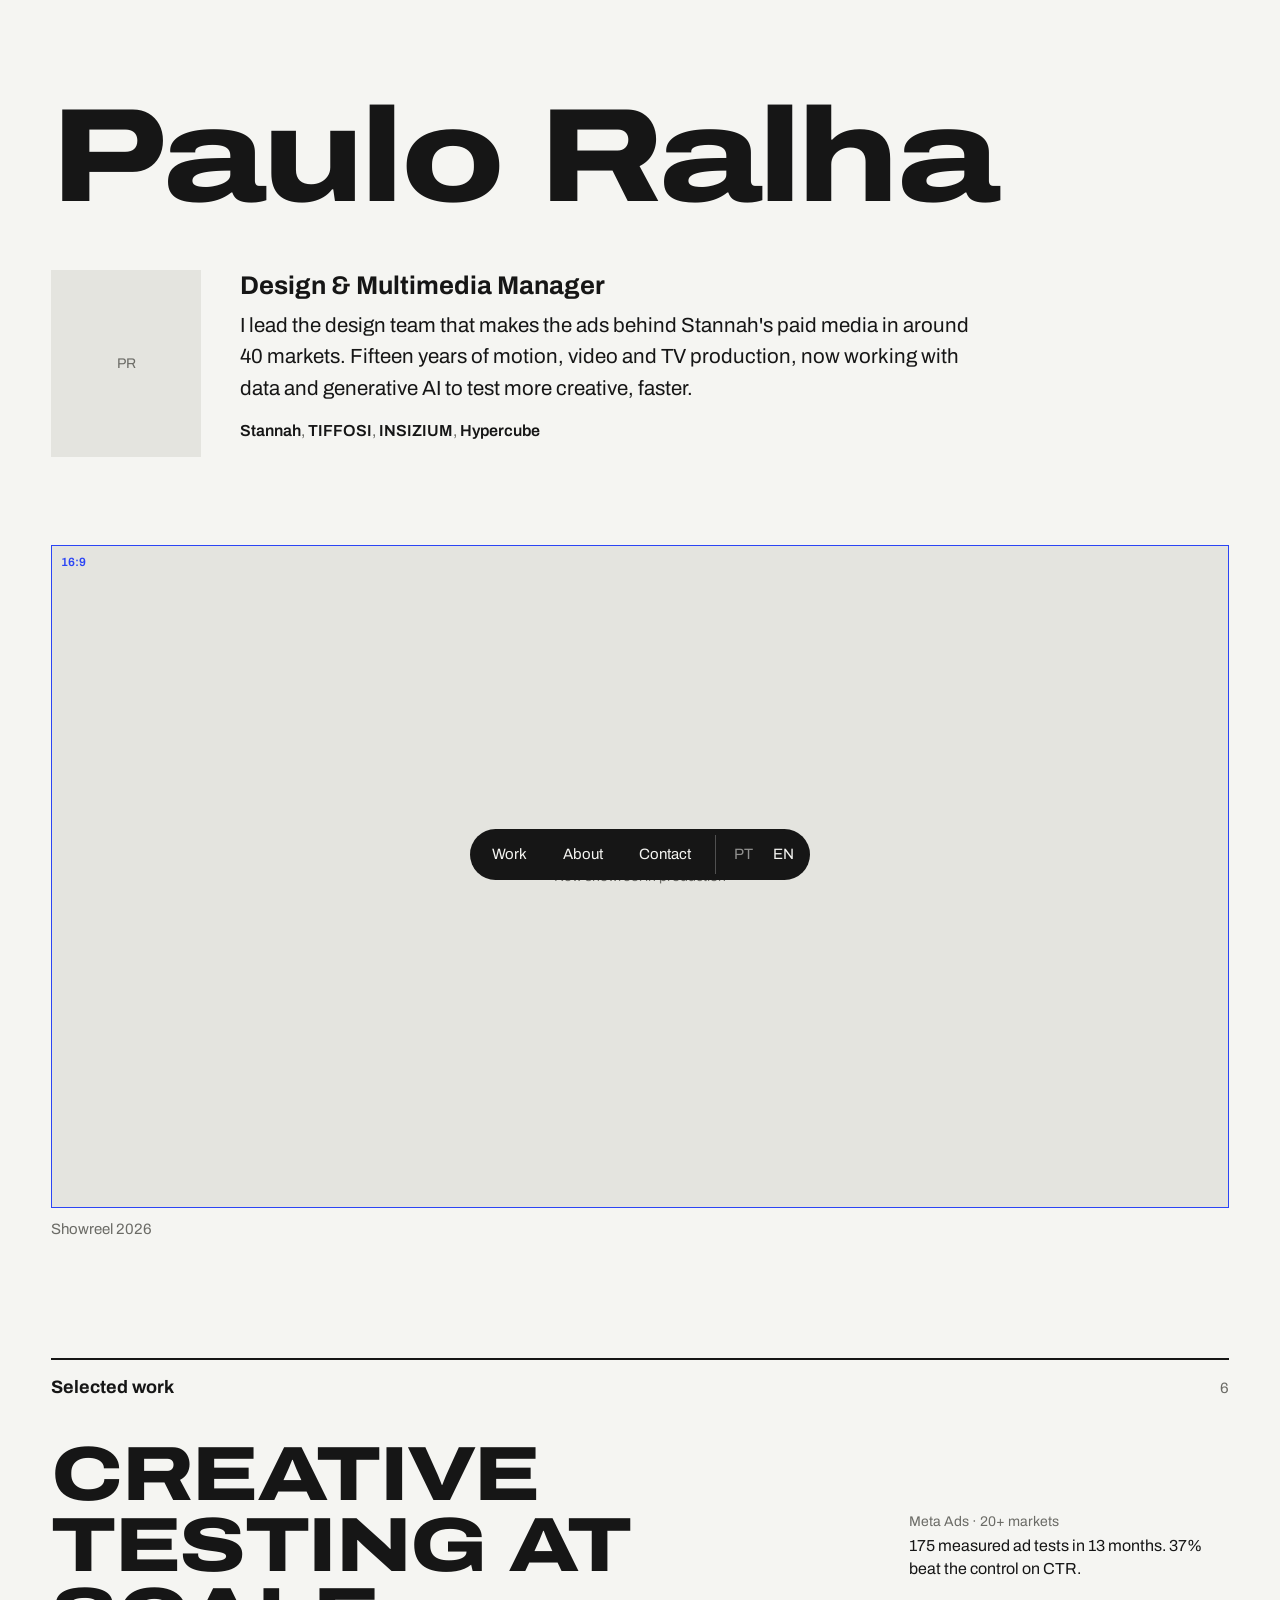
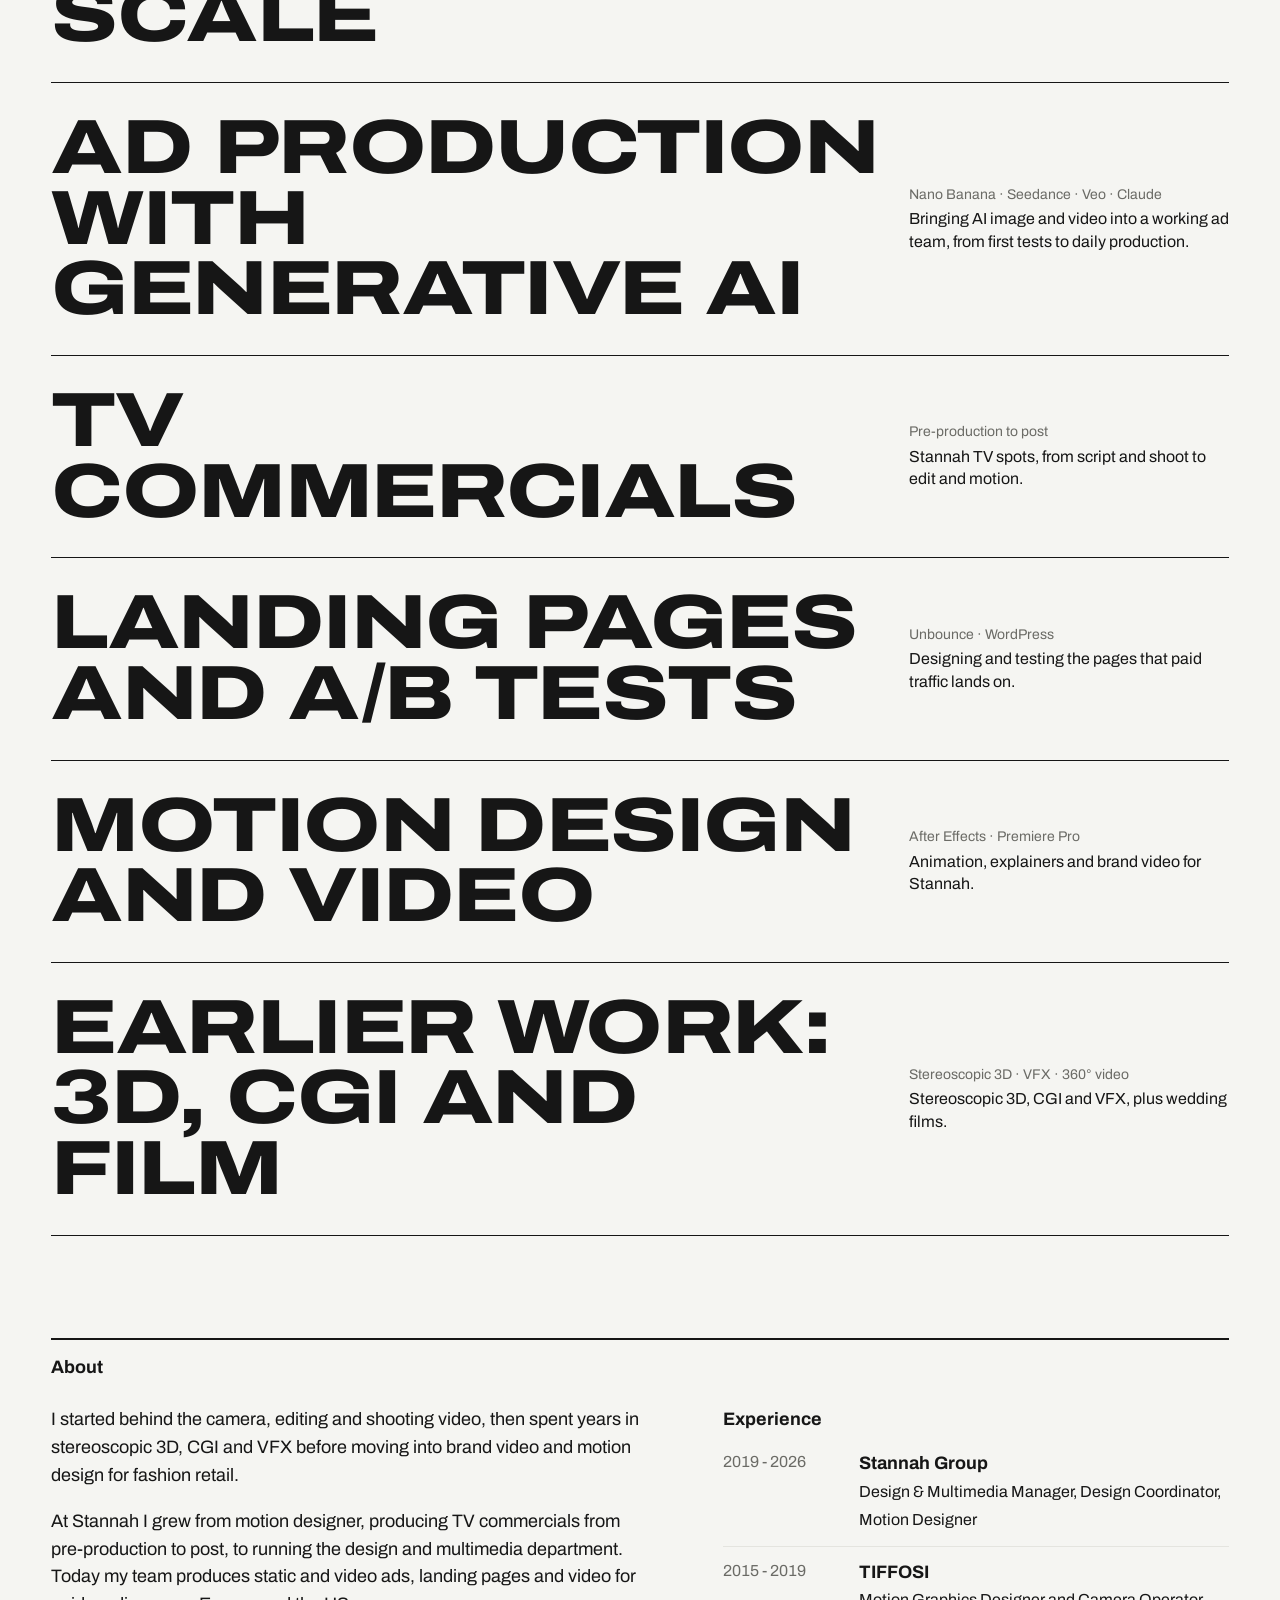
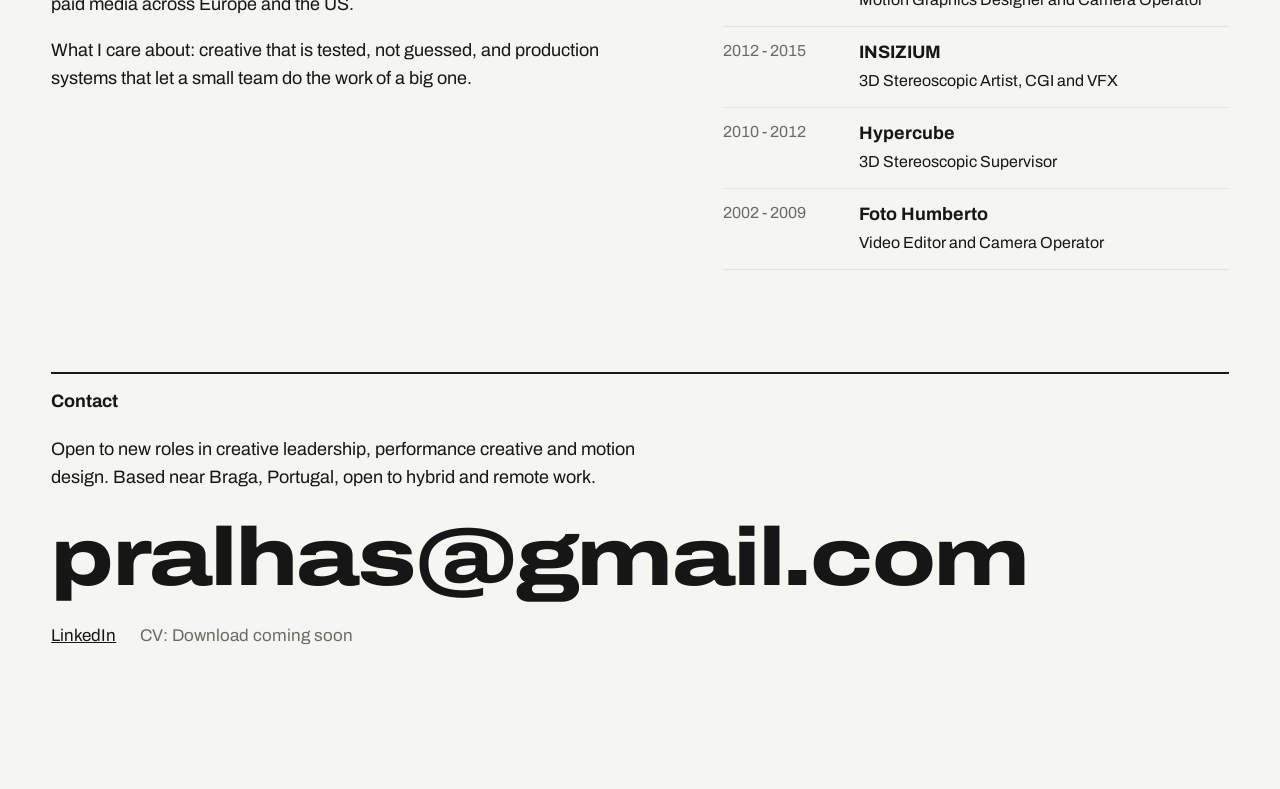
<file: index.html>
<!doctype html>
<html lang="en">
<head>
<meta charset="utf-8">
<meta name="viewport" content="width=device-width, initial-scale=1">
<title>Paulo Ralha | Design & Multimedia Manager</title>
<meta name="description" content="Paulo Ralha: design lead for performance ads, motion design, video and generative AI.">
<link rel="stylesheet" href="assets/style.css">
</head>
<body data-page="home">
<div id="app"></div>
<script src="assets/content.js"></script>
<script src="assets/app.js"></script>
</body>
</html>
</file>
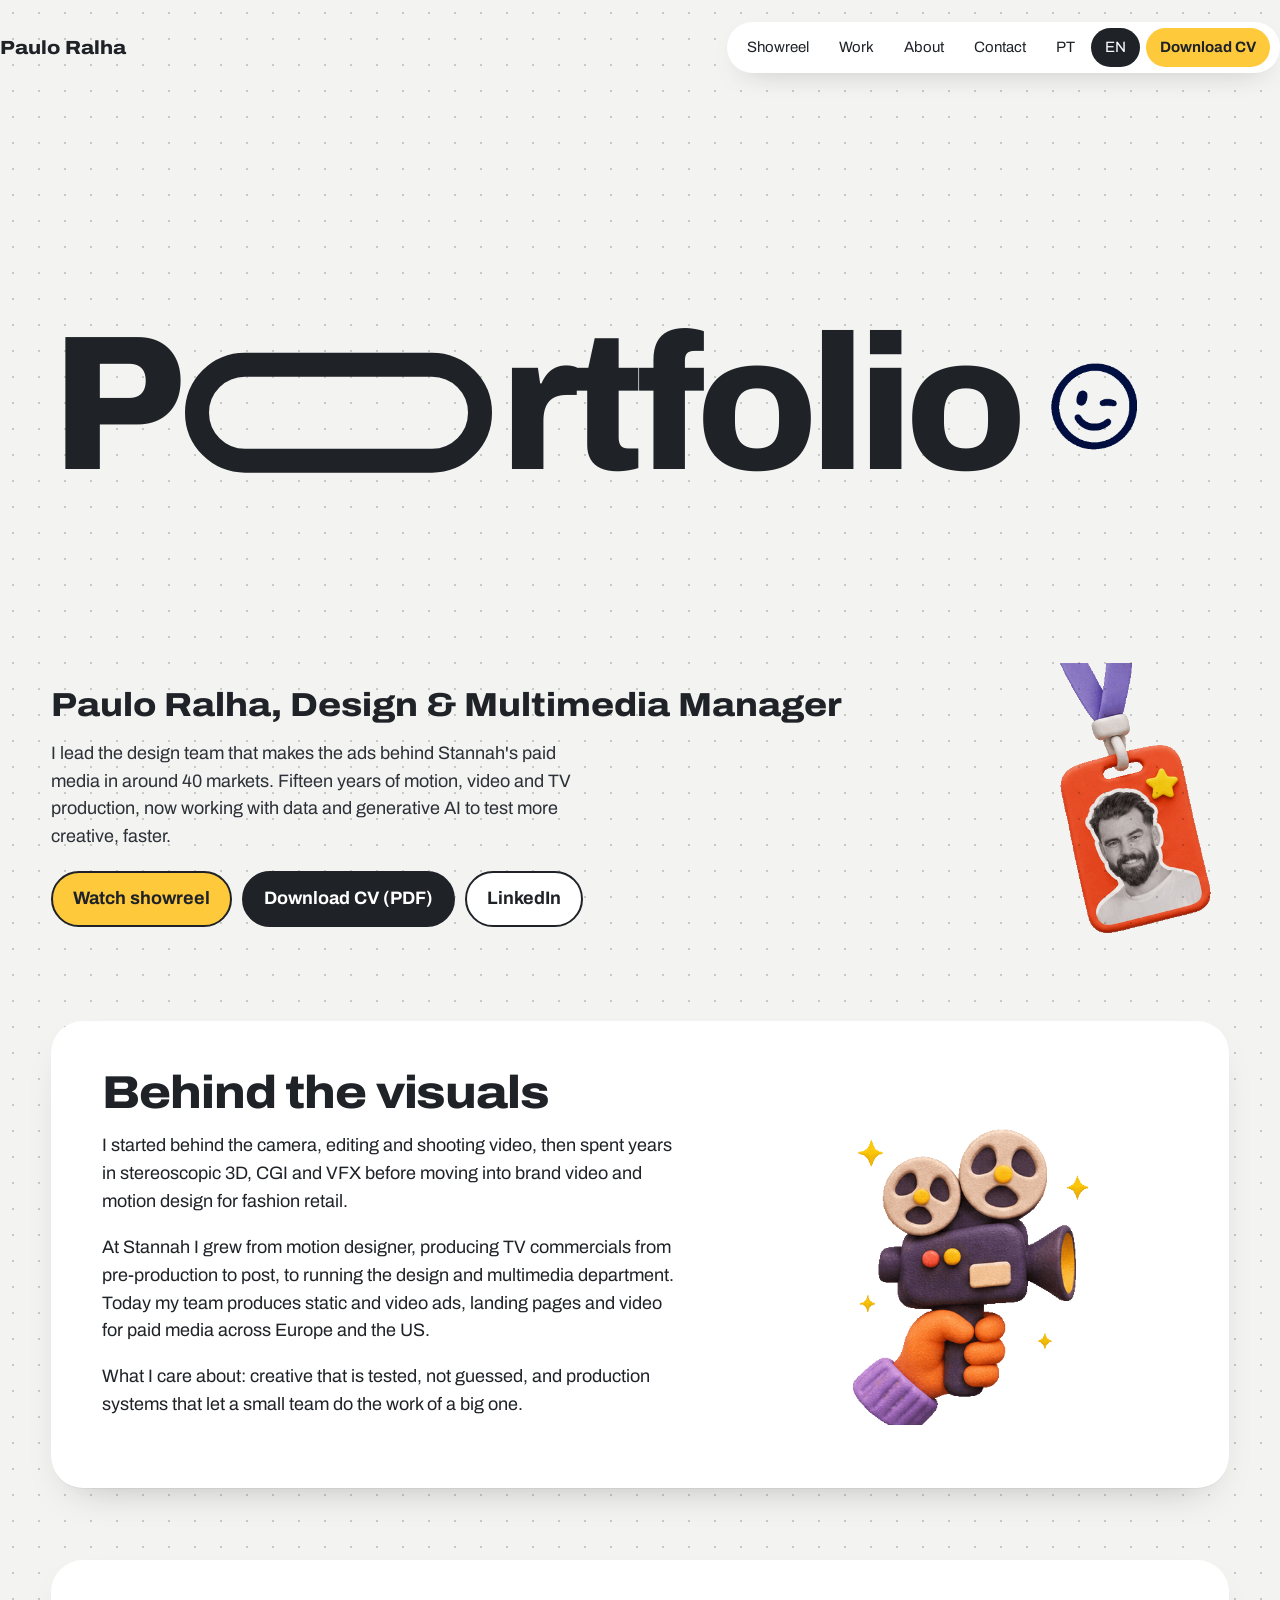
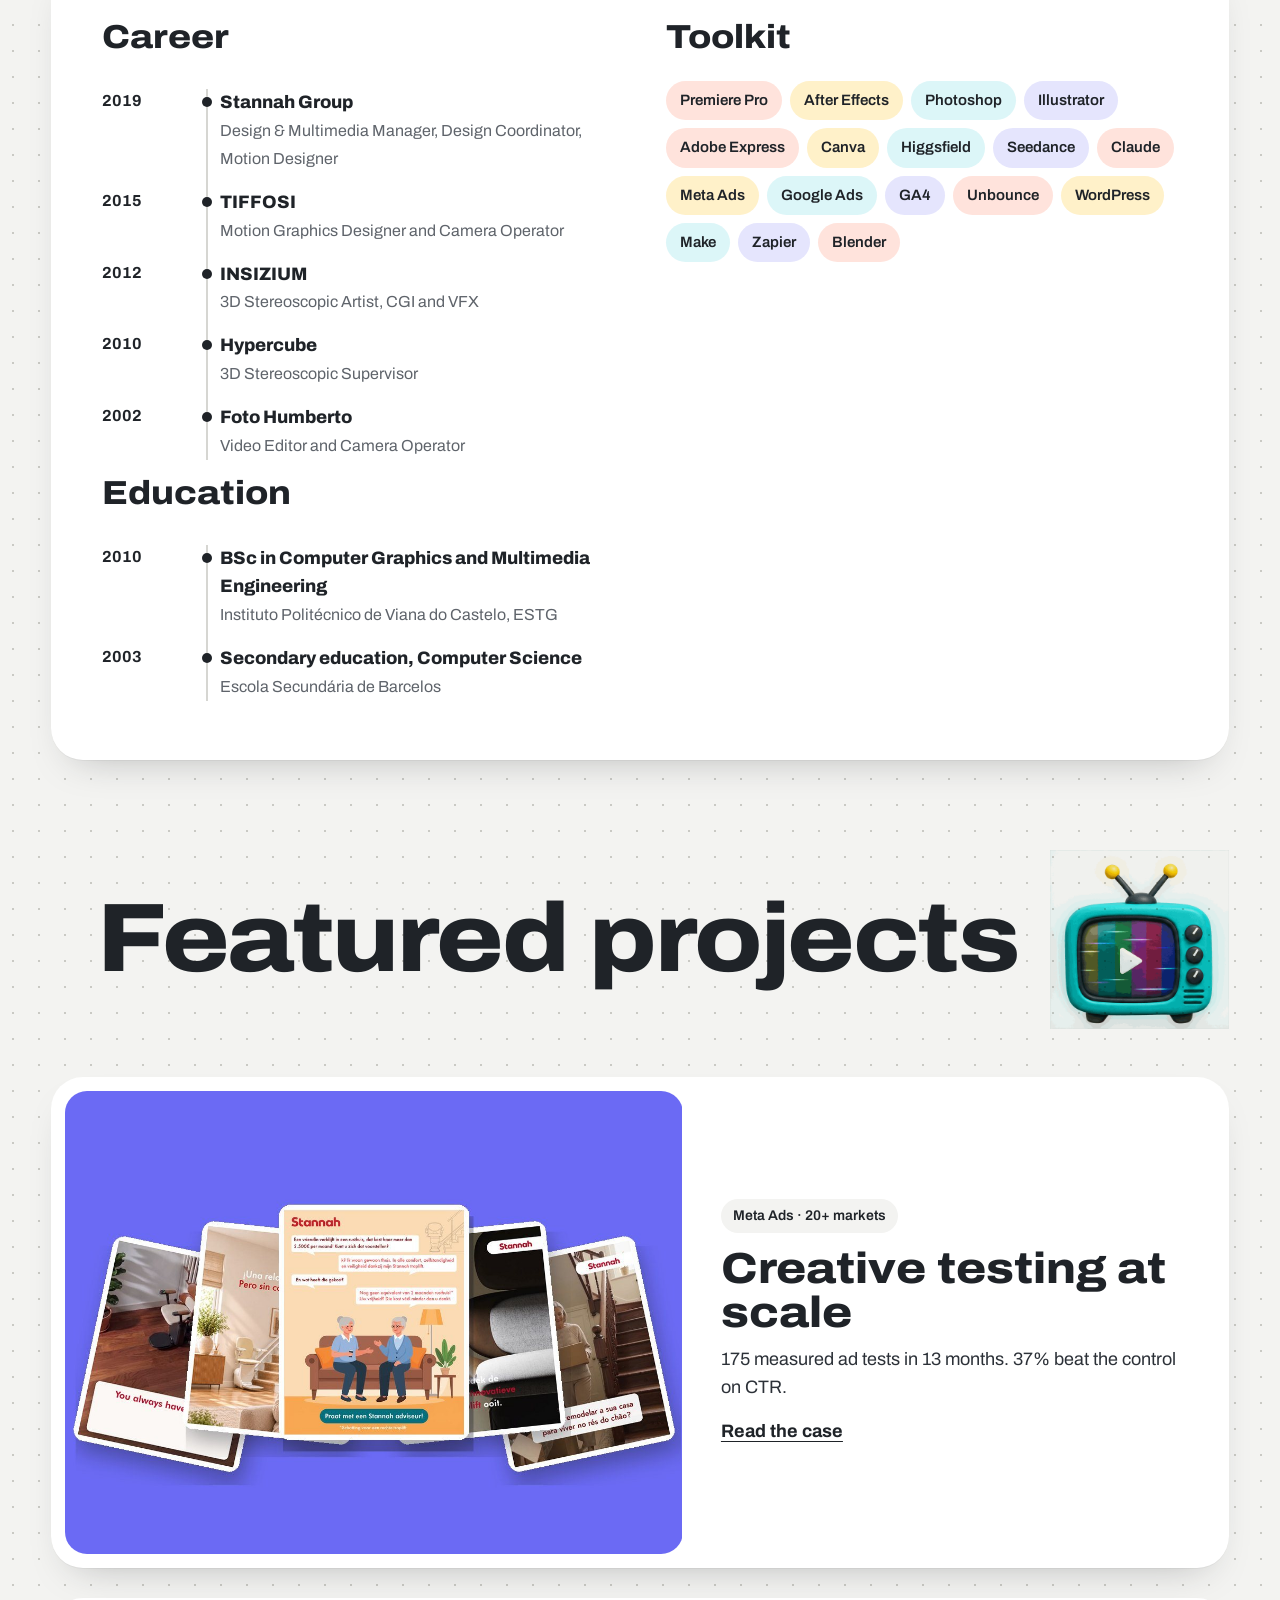
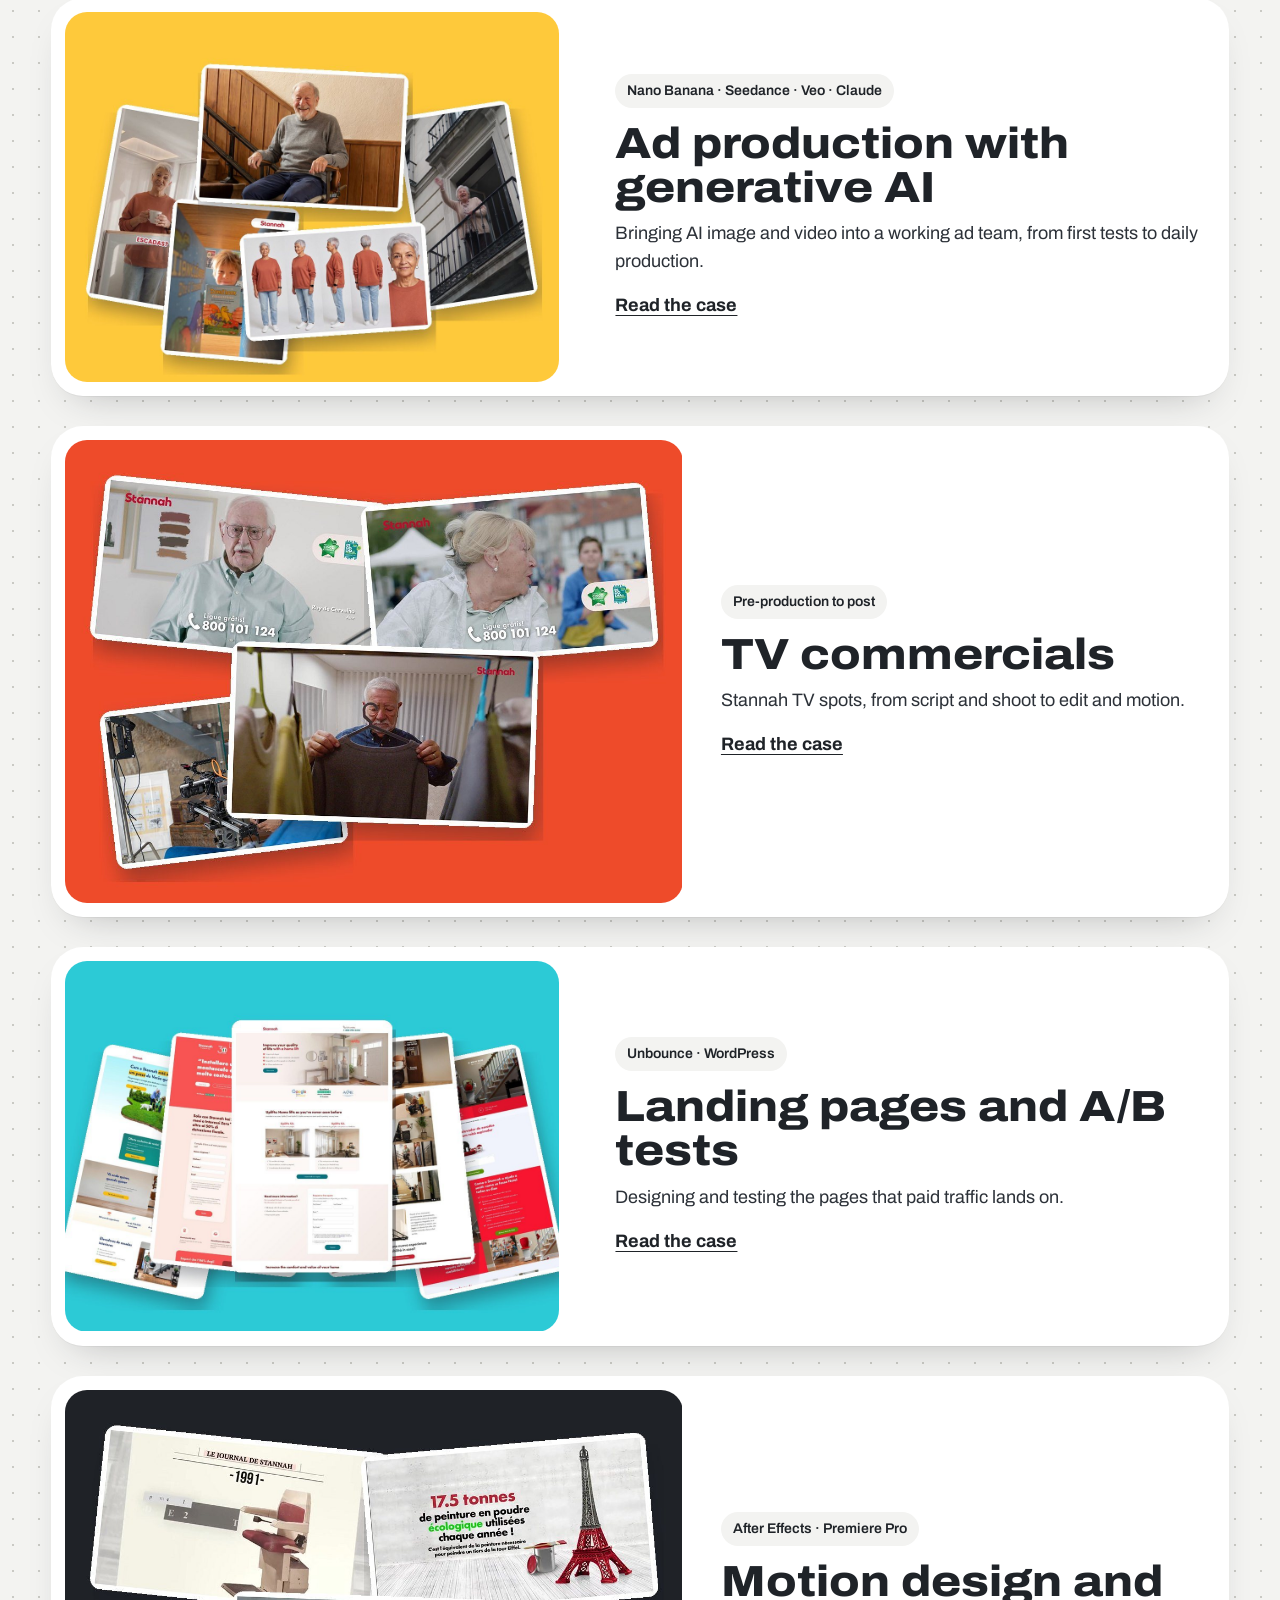
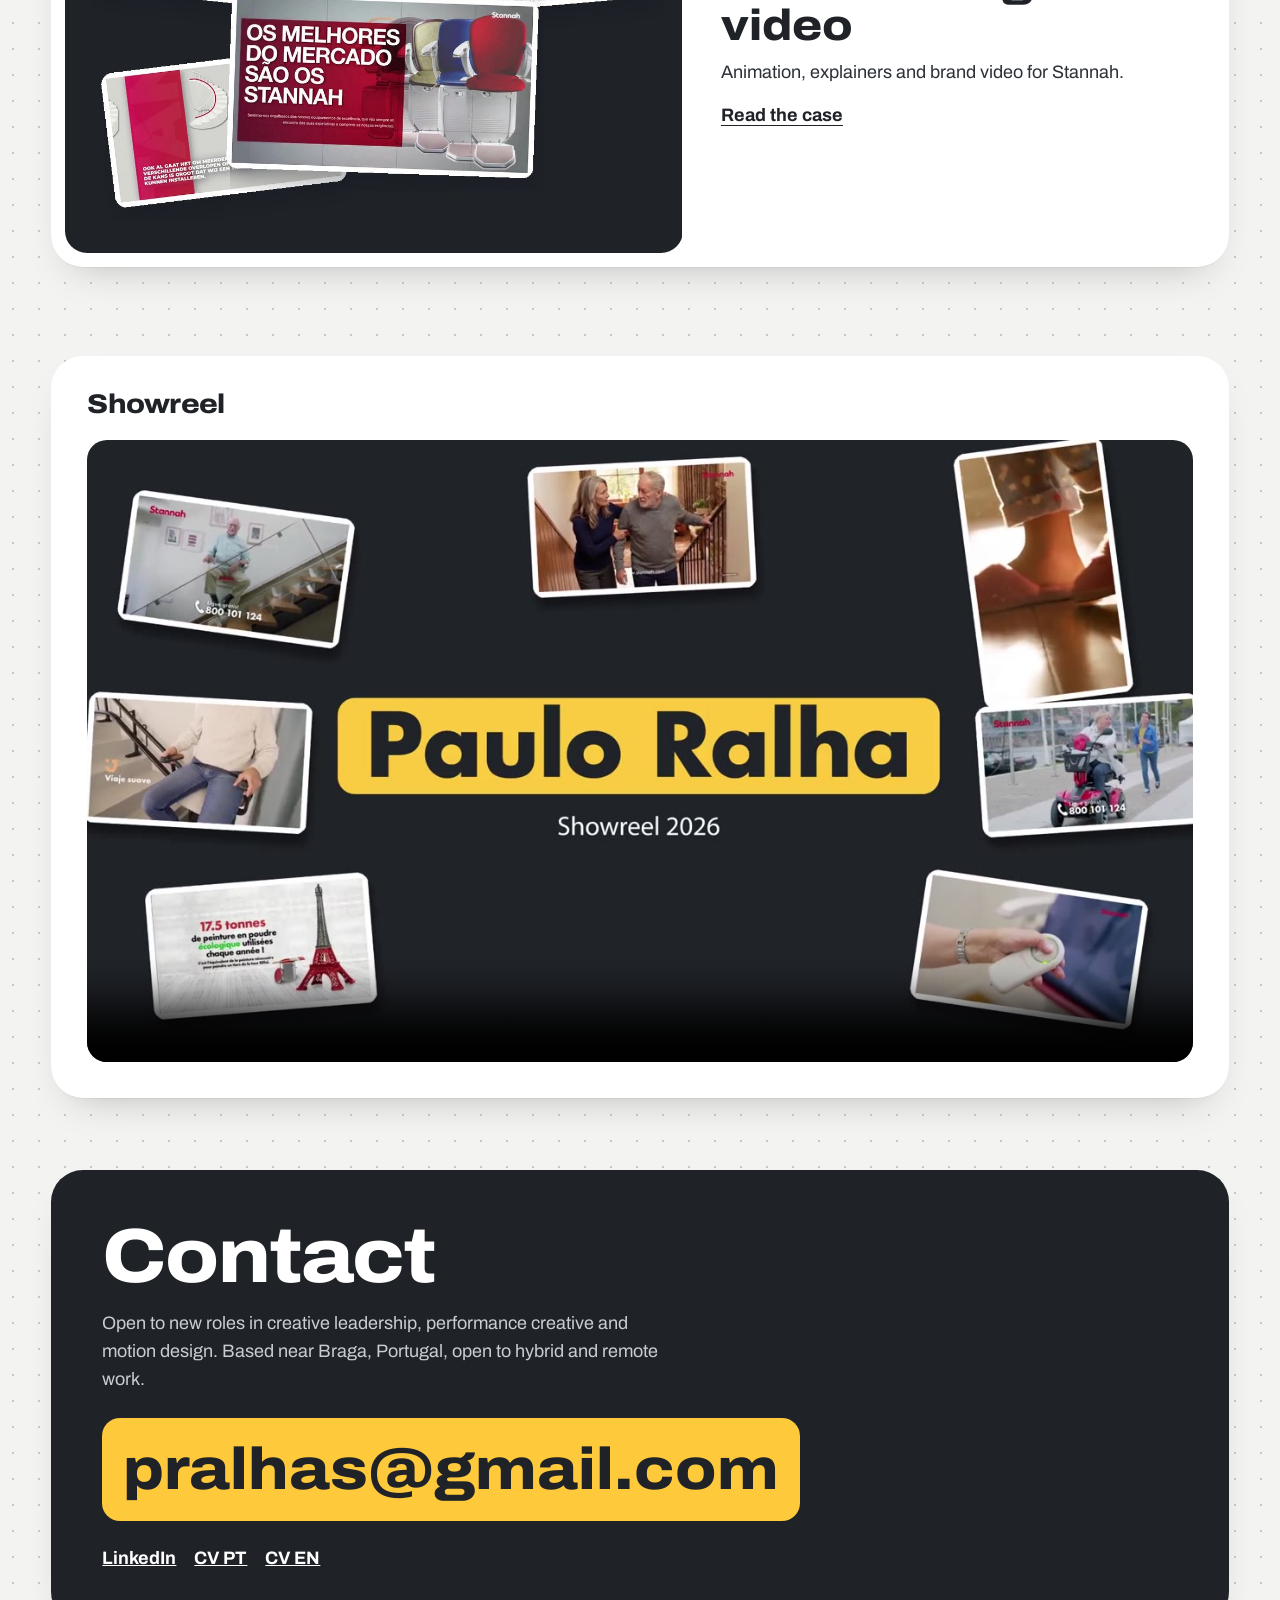
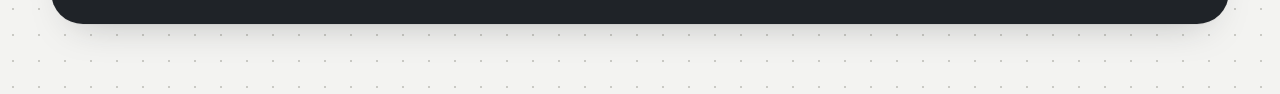
<file: v3/index.html>
<!doctype html>
<html lang="en">
<head>
<meta charset="utf-8">
<meta name="viewport" content="width=device-width, initial-scale=1">
<title>Paulo Ralha | Design & Multimedia Manager</title>
<meta name="description" content="Paulo Ralha: design lead for performance ads, motion design, video and generative AI.">
<link rel="icon" href="icons/favicon.ico" sizes="any">
<link rel="icon" type="image/png" sizes="32x32" href="icons/favicon-32.png">
<link rel="icon" type="image/png" sizes="192x192" href="icons/icon-192.png">
<link rel="apple-touch-icon" href="icons/apple-touch-icon.png">
<link rel="stylesheet" href="v3.css?v=33">
</head>
<body data-page="home">
<div id="app"></div>
<script src="../assets/content.js?v=28"></script>
<script src="ads.js?v=28"></script><script src="ai.js?v=28"></script><script src="tv.js?v=28"></script><script src="lp.js?v=28"></script>
<script src="v3.js?v=35"></script>
</body>
</html>
</file>
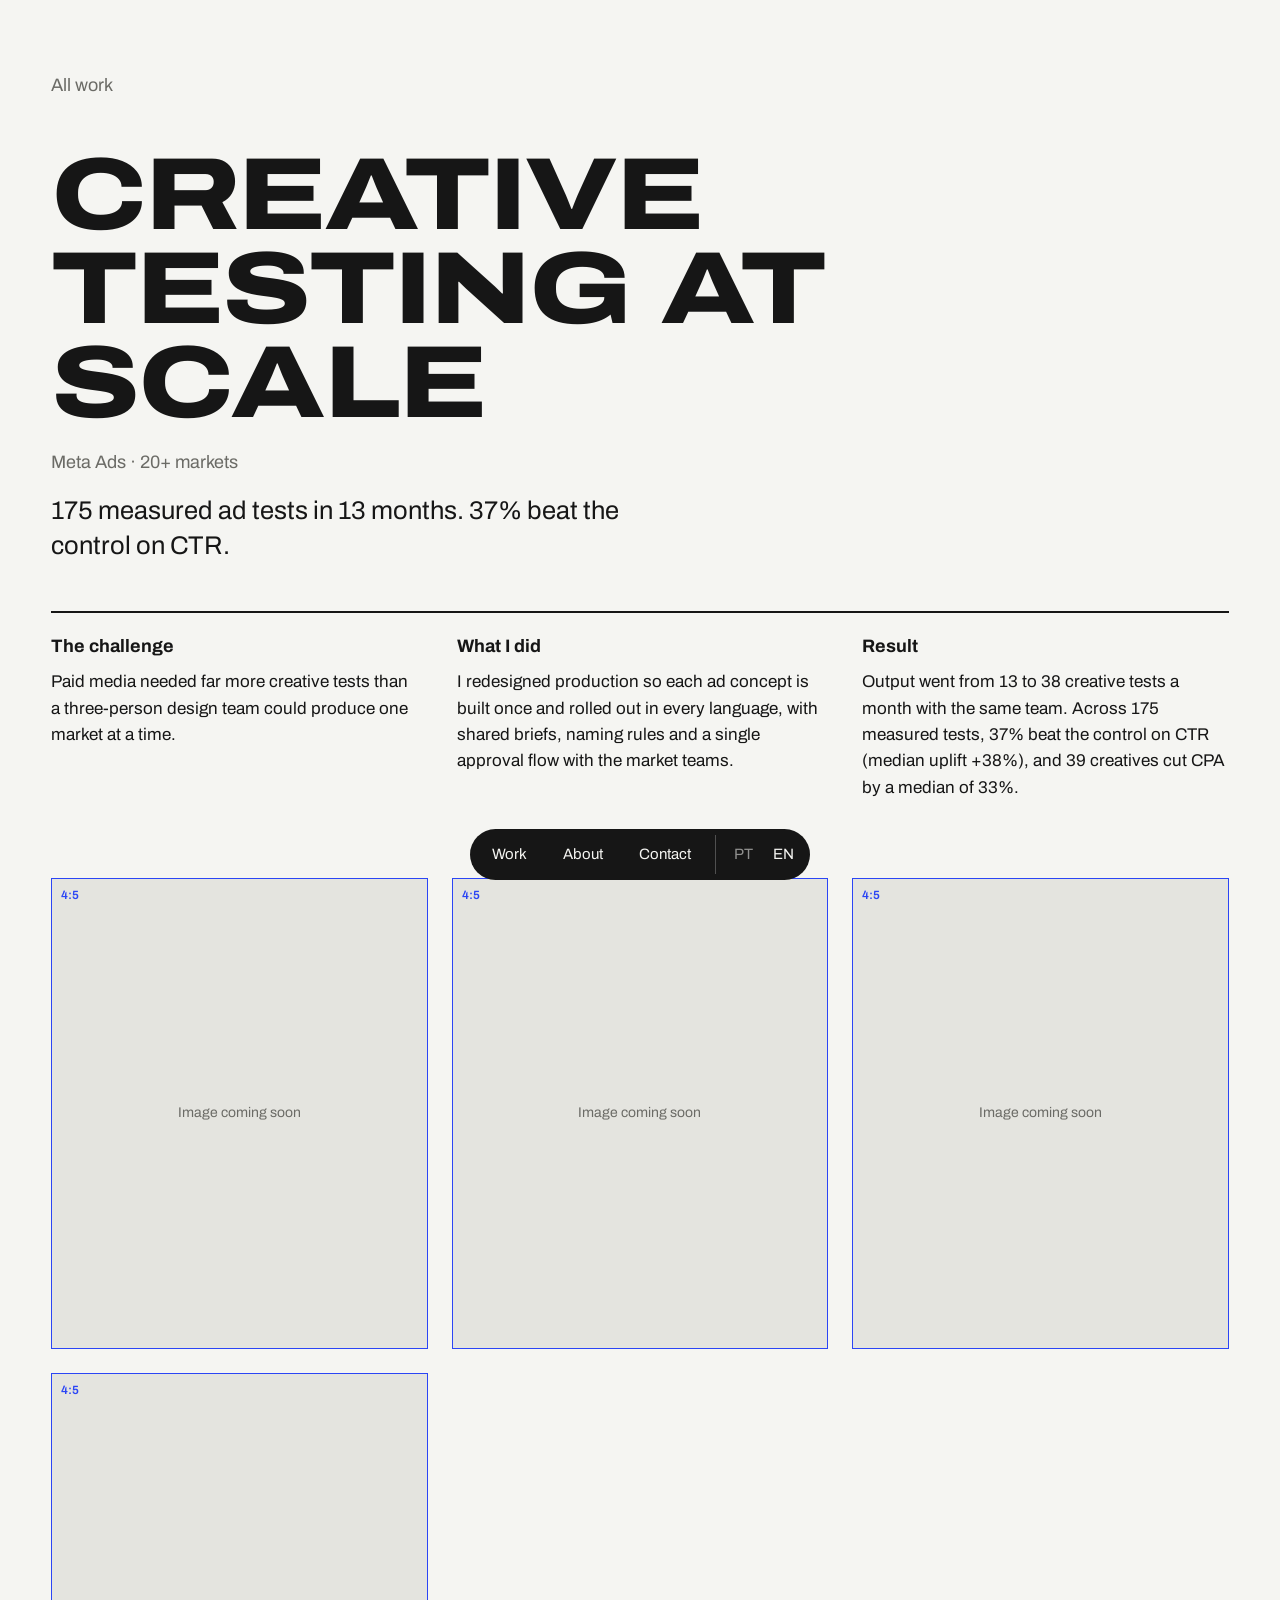
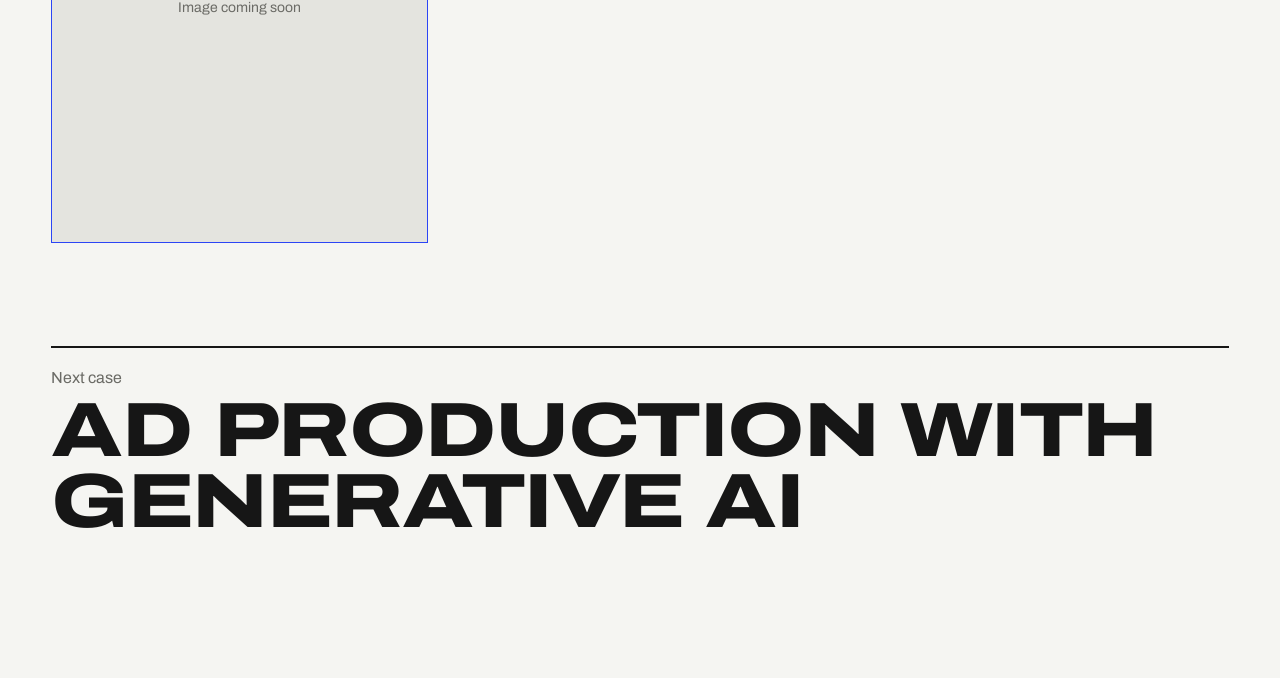
<file: case.html>
<!doctype html>
<html lang="en">
<head>
<meta charset="utf-8">
<meta name="viewport" content="width=device-width, initial-scale=1">
<title>Paulo Ralha | Design & Multimedia Manager</title>
<meta name="description" content="Paulo Ralha: design lead for performance ads, motion design, video and generative AI.">
<link rel="stylesheet" href="assets/style.css">
</head>
<body data-page="case">
<div id="app"></div>
<script src="assets/content.js"></script>
<script src="assets/app.js"></script>
</body>
</html>
</file>
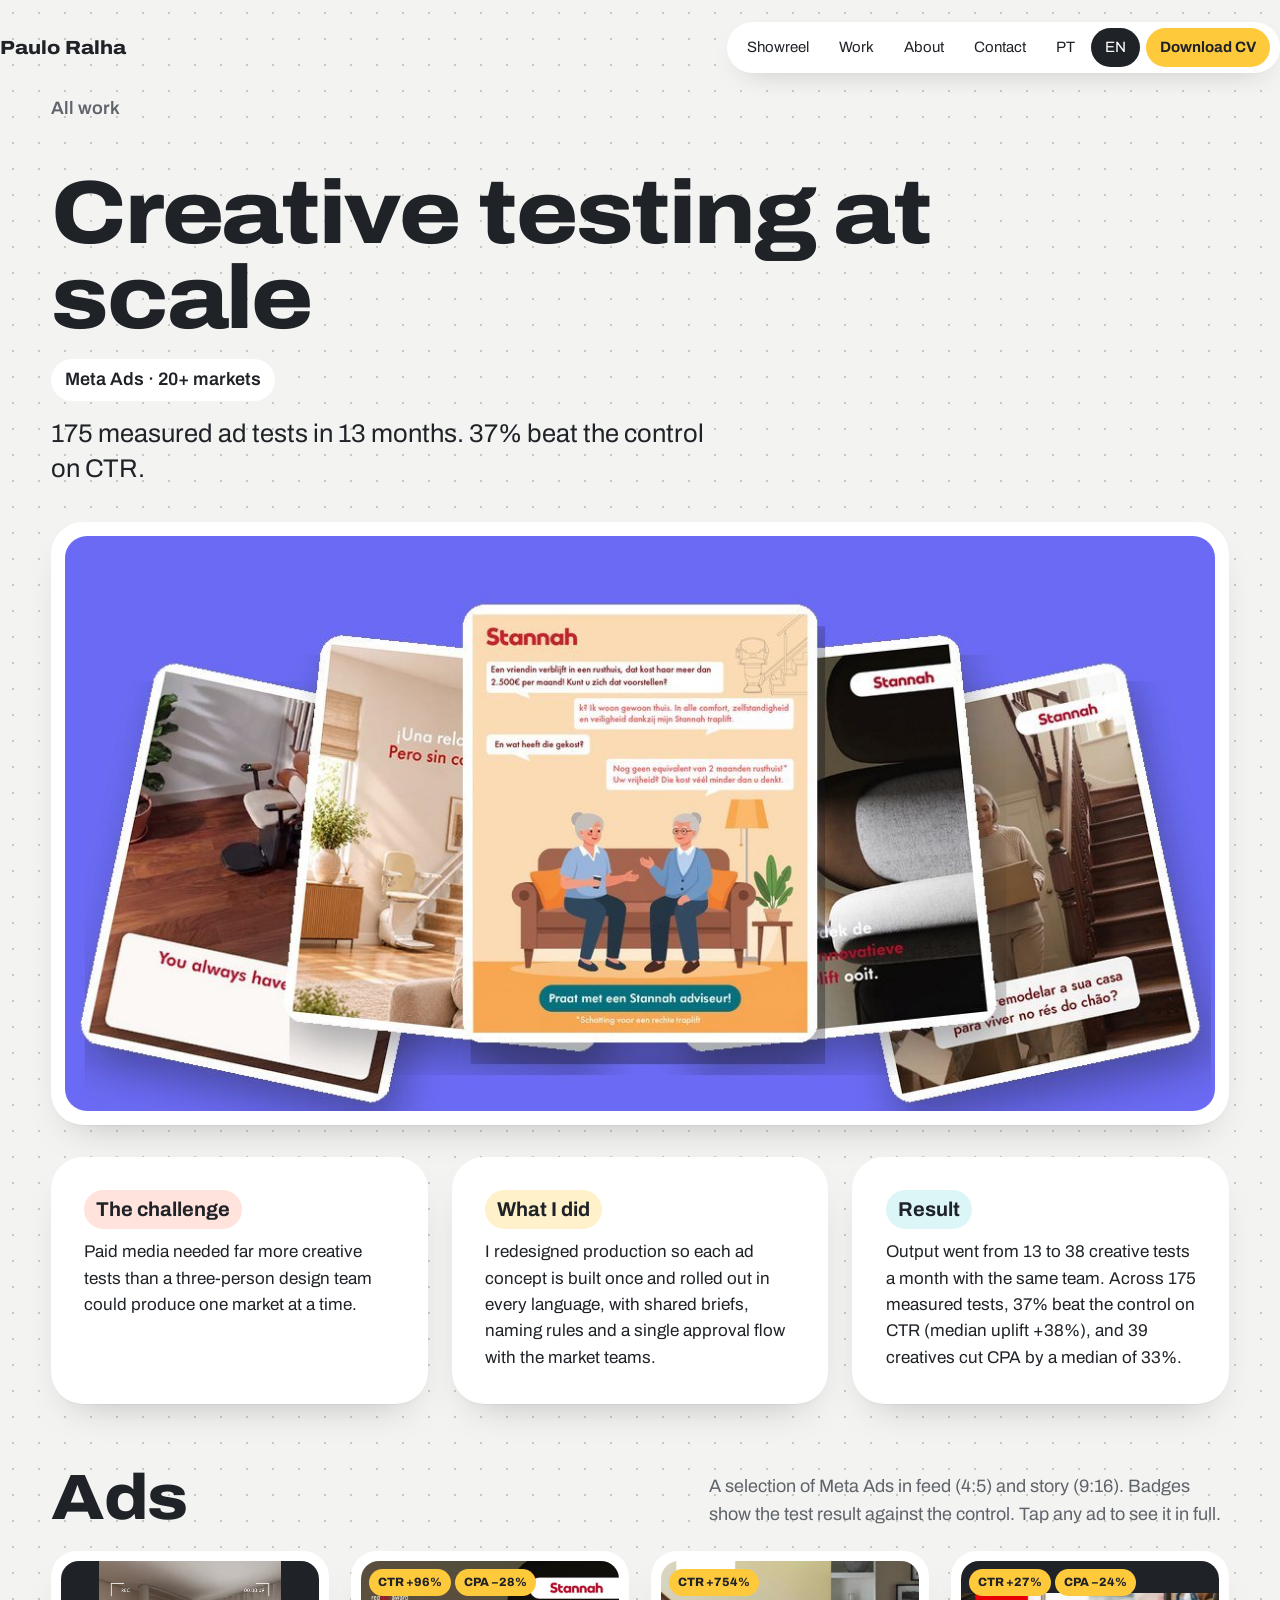
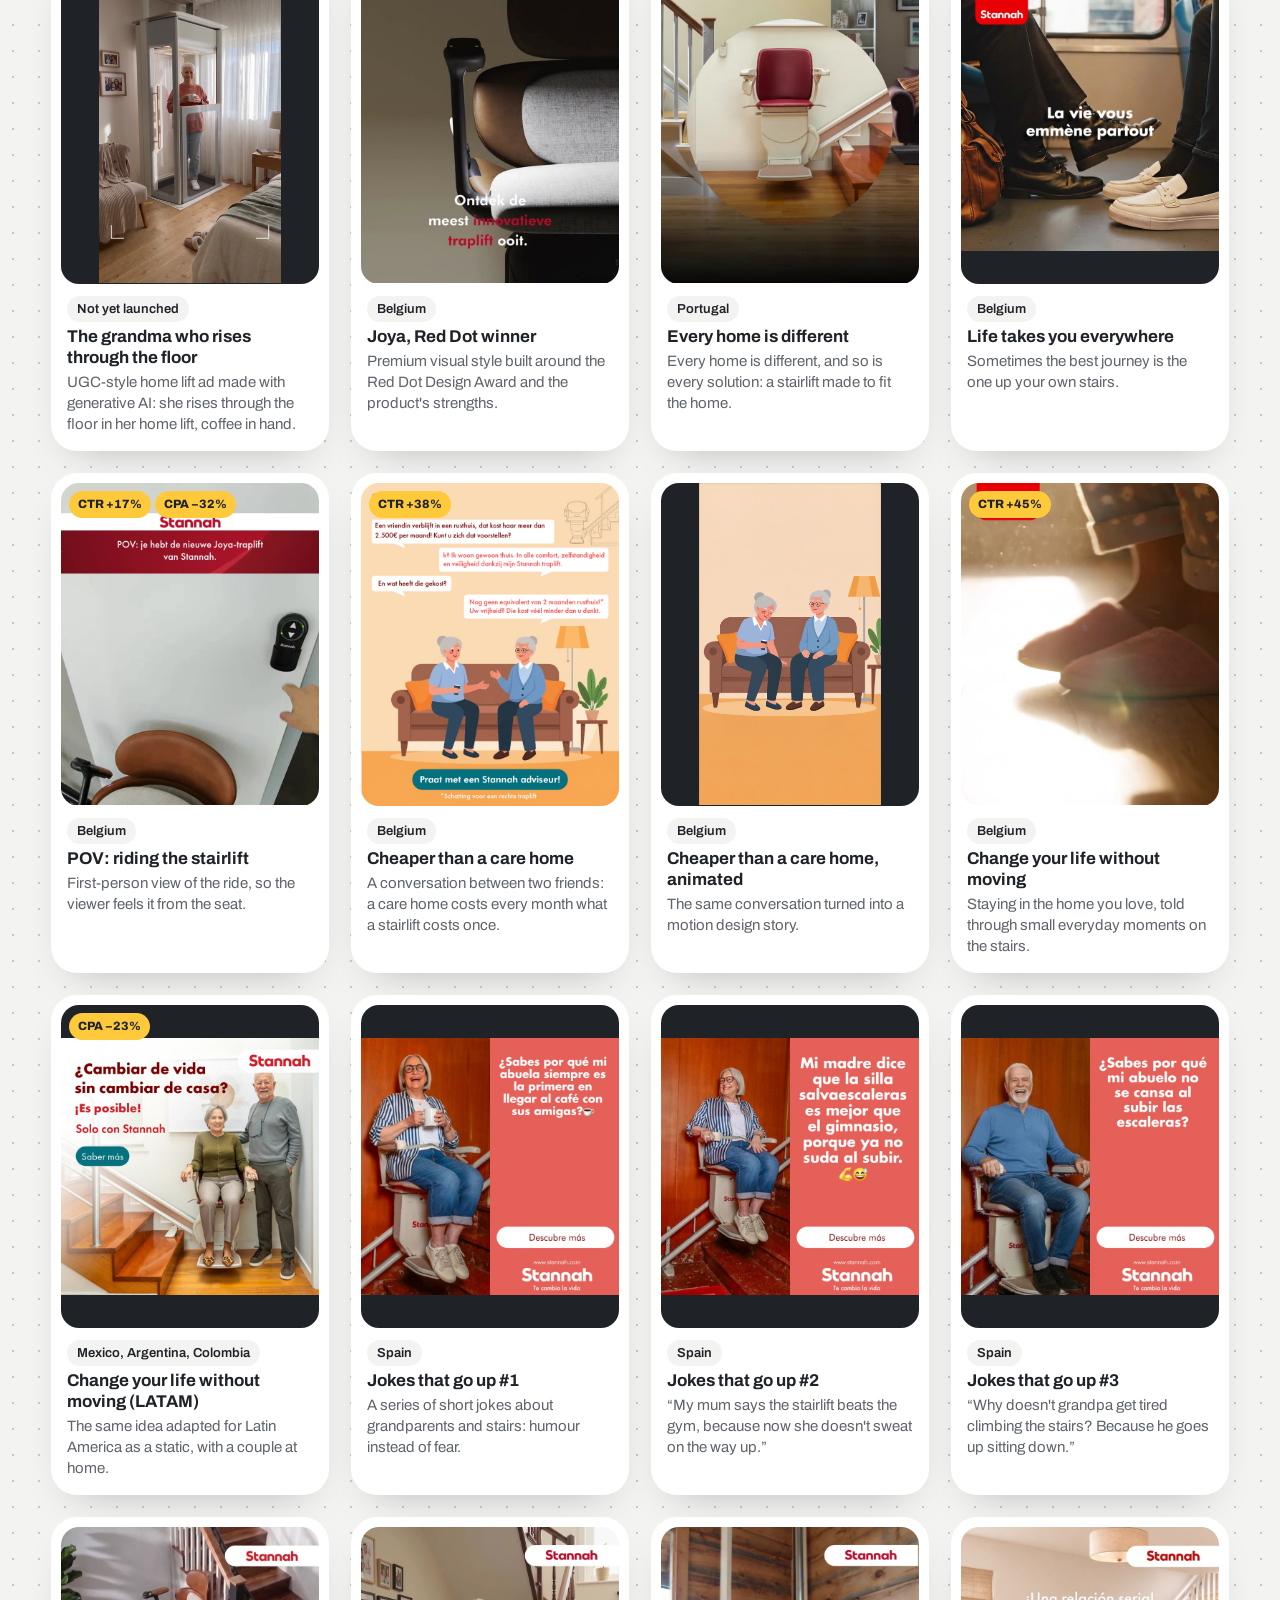
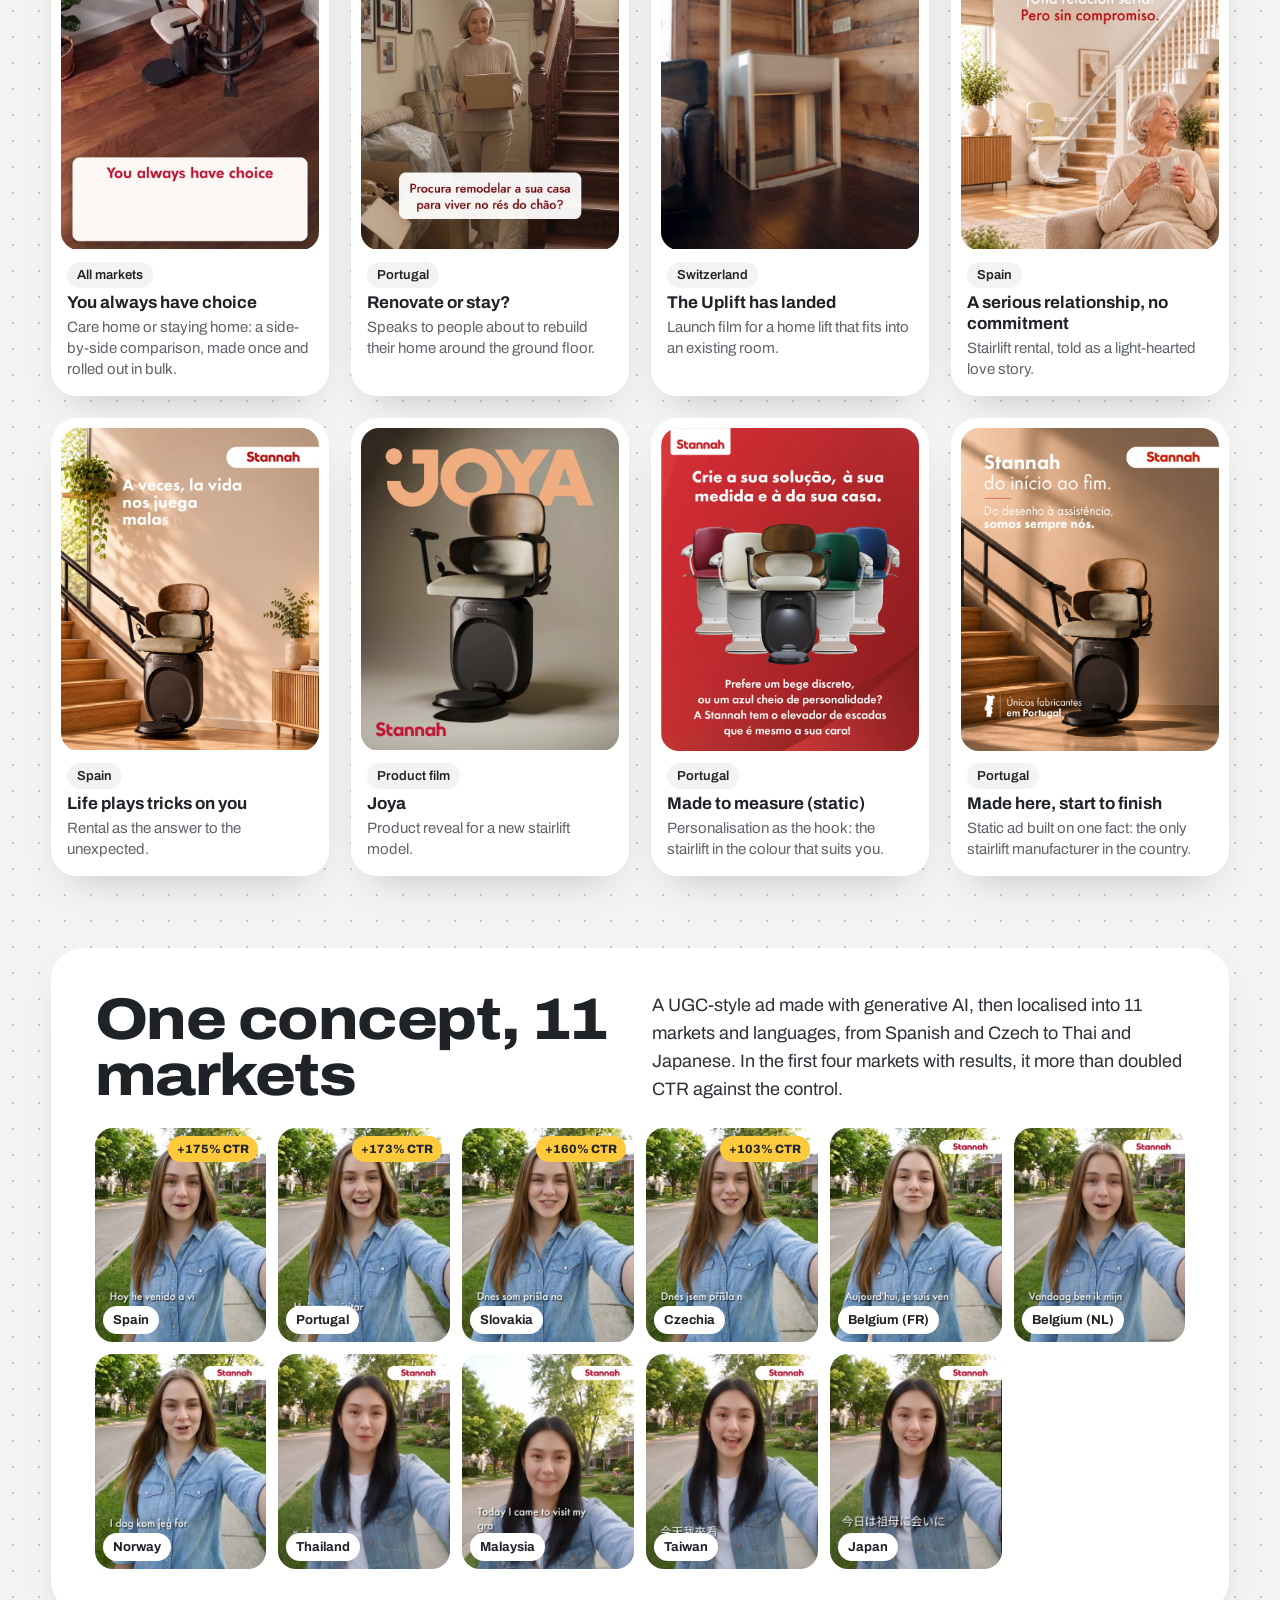
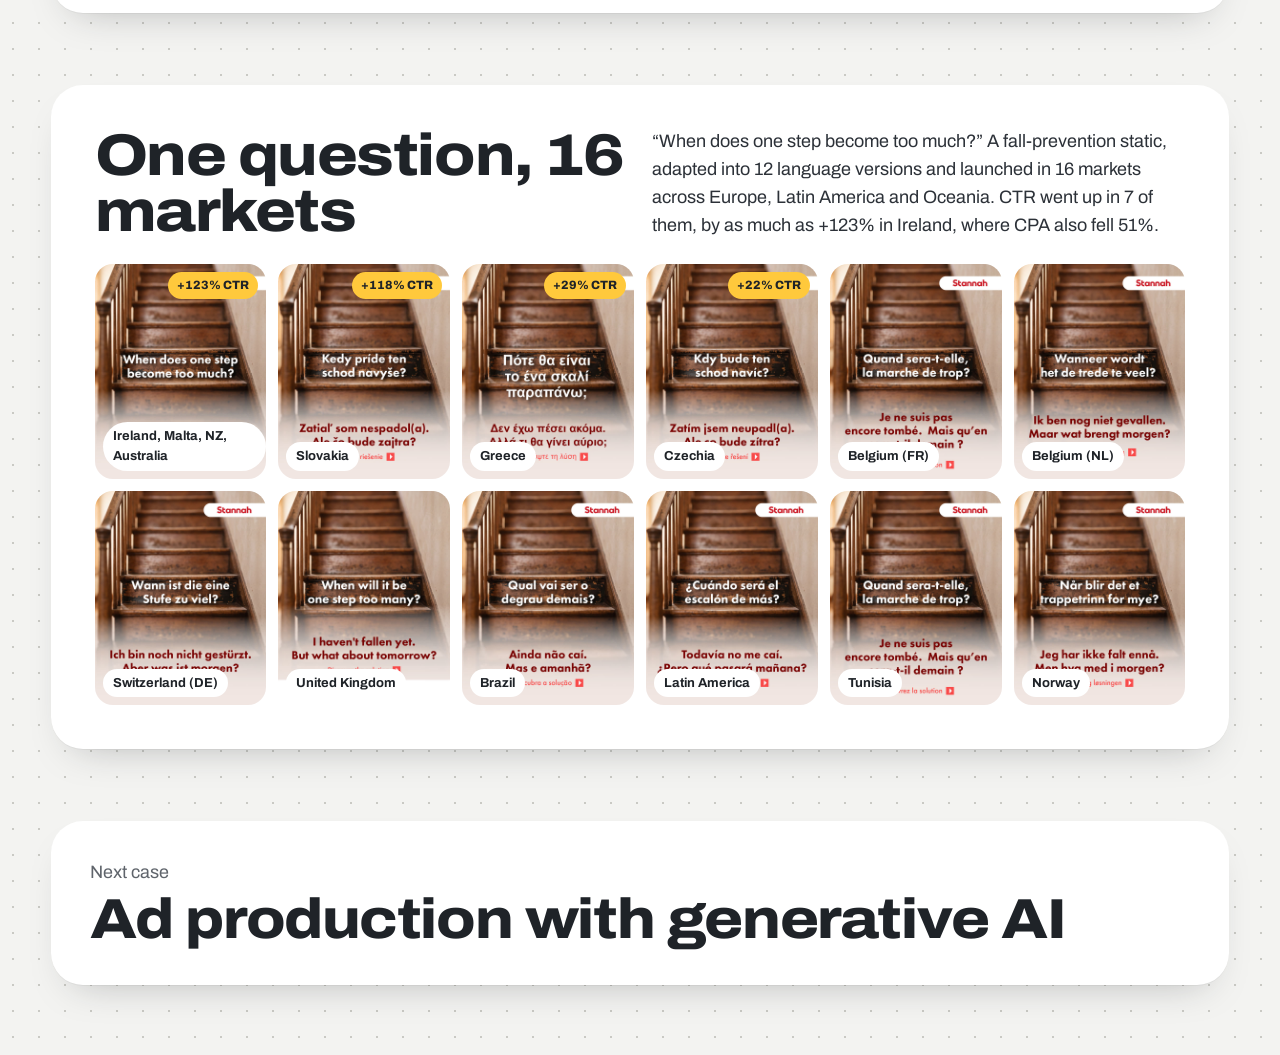
<file: v3/case.html>
<!doctype html>
<html lang="en">
<head>
<meta charset="utf-8">
<meta name="viewport" content="width=device-width, initial-scale=1">
<title>Paulo Ralha | Design & Multimedia Manager</title>
<meta name="description" content="Paulo Ralha: design lead for performance ads, motion design, video and generative AI.">
<link rel="icon" href="icons/favicon.ico" sizes="any">
<link rel="icon" type="image/png" sizes="32x32" href="icons/favicon-32.png">
<link rel="icon" type="image/png" sizes="192x192" href="icons/icon-192.png">
<link rel="apple-touch-icon" href="icons/apple-touch-icon.png">
<link rel="stylesheet" href="v3.css?v=33">
</head>
<body data-page="case">
<div id="app"></div>
<script src="../assets/content.js?v=28"></script>
<script src="ads.js?v=28"></script><script src="ai.js?v=28"></script><script src="tv.js?v=28"></script><script src="lp.js?v=28"></script><script src="motion.js?v=1"></script>
<script src="v3.js?v=35"></script>
</body>
</html>
</file>
<file: assets/style.css>
/* Paulo Ralha portfolio
   Light, typographic. One family (Archivo) in two widths: expanded for display, normal for text.
   The one bold idea: every piece of work is shown in its real format (16:9, 4:5, 9:16). */

@font-face {
  font-family: "Archivo"; font-style: normal; font-display: swap;
  font-weight: 100 900; font-stretch: 62% 125%;
  src: url("fonts/archivo-latin-wdth-normal.woff2") format("woff2");
  unicode-range: U+0000-00FF, U+0131, U+0152-0153, U+02BB-02BC, U+02C6, U+02DA, U+02DC, U+0304, U+0308, U+0329, U+2000-206F, U+20AC, U+2122, U+2191, U+2193, U+2212, U+2215, U+FEFF, U+FFFD;
}
@font-face {
  font-family: "Archivo"; font-style: normal; font-display: swap;
  font-weight: 100 900; font-stretch: 62% 125%;
  src: url("fonts/archivo-latin-ext-wdth-normal.woff2") format("woff2");
  unicode-range: U+0100-02BA, U+02BD-02C5, U+02C7-02CC, U+02CE-02D7, U+02DD-02FF, U+0304, U+0308, U+0329, U+1D00-1DBF, U+1E00-1E9F, U+1EF2-1EFF, U+2020, U+20A0-20AB, U+20AD-20C0, U+2113, U+2C60-2C7F, U+A720-A7FF;
}

:root {
  --paper: #F5F5F2;
  --ink: #161616;
  --muted: #6B6B66;
  --line: #161616;
  --soft: #E4E4DF;
  --signal: #2B45F5;           /* monitor-guide blue: frames, focus, links on hover */
  --display: "Archivo", "Helvetica Neue", Arial, sans-serif;
  --text: "Archivo", "Helvetica Neue", Arial, sans-serif;
  --gutter: clamp(20px, 4vw, 56px);
  --max: 1440px;
}

* { box-sizing: border-box; }
html { -webkit-text-size-adjust: 100%; scroll-behavior: smooth; }
@media (prefers-reduced-motion: reduce) { html { scroll-behavior: auto; } }

body {
  margin: 0;
  background: var(--paper);
  color: var(--ink);
  font-family: var(--text);
  font-size: 18px;
  line-height: 1.55;
  font-variation-settings: "wdth" 100;
}

a { color: inherit; }
a:focus-visible, button:focus-visible { outline: 2px solid var(--signal); outline-offset: 3px; }
img, video { display: block; max-width: 100%; }

.wrap { max-width: var(--max); margin: 0 auto; padding: 0 var(--gutter); }

/* Display type: expanded, heavy, tight */
.display {
  font-family: var(--display);
  font-weight: 800;
  font-stretch: 125%;
  font-variation-settings: "wdth" 125;
  letter-spacing: -0.02em;
  line-height: 0.92;
  margin: 0;
}

/* ---------- Floating nav ---------- */
.nav {
  position: fixed; left: 50%; bottom: 20px; transform: translateX(-50%);
  z-index: 20;
  display: flex; align-items: center; gap: 4px;
  padding: 6px;
  background: var(--ink); color: var(--paper);
  border-radius: 999px;
  font-size: 15px;
}
.nav a, .nav button {
  color: var(--paper); text-decoration: none;
  padding: 8px 16px; border-radius: 999px;
  background: none; border: 0; font: inherit; cursor: pointer;
}
.nav a:hover, .nav button:hover { background: rgba(255,255,255,.12); }
.lang { display: flex; margin-left: 4px; padding-left: 8px; border-left: 1px solid rgba(255,255,255,.25); }
.lang button { padding: 8px 10px; opacity: .55; }
.lang button[aria-pressed="true"] { opacity: 1; }

/* ---------- Hero ---------- */
.hero { padding: clamp(40px, 8vw, 96px) 0 clamp(48px, 7vw, 88px); }
.hero .name { font-size: clamp(44px, 10.4vw, 168px); white-space: nowrap; }
.hero-row {
  display: grid; grid-template-columns: auto 1fr; gap: clamp(20px, 3vw, 40px);
  align-items: start; margin-top: clamp(28px, 4vw, 56px); max-width: 980px;
}
.portrait {
  width: clamp(96px, 12vw, 150px); aspect-ratio: 4/5;
  background: var(--soft); display: grid; place-items: center;
  color: var(--muted); font-size: 14px; text-align: center; overflow: hidden;
}
.portrait img { width: 100%; height: 100%; object-fit: cover; }
.role { font-weight: 700; margin: 0 0 8px; font-size: clamp(20px, 2vw, 26px); line-height: 1.25; }
.intro { margin: 0 0 14px; max-width: 62ch; font-size: clamp(18px, 1.6vw, 21px); }
.brands { margin: 0; color: var(--muted); font-size: 16px; }
.brands b { color: var(--ink); font-weight: 600; }

/* ---------- Format frames (the recurring motif) ---------- */
.frame {
  position: relative; background: var(--soft);
  outline: 1px solid var(--signal); outline-offset: -1px;
  display: grid; place-items: center; overflow: hidden;
  color: var(--muted); font-size: 14px;
}
.frame > img, .frame > video { width: 100%; height: 100%; object-fit: cover; }
.frame .fmt {
  position: absolute; left: 10px; top: 8px;
  font-size: 12px; color: var(--signal); font-weight: 600;
}

/* ---------- Showreel ---------- */
.reel { padding-bottom: clamp(56px, 8vw, 104px); }
.reel .frame { aspect-ratio: 16/9; width: 100%; }
.reel .caption { margin-top: 10px; color: var(--muted); font-size: 15px; }

/* ---------- Section heads ---------- */
.section-head {
  display: flex; justify-content: space-between; align-items: baseline;
  border-top: 2px solid var(--line); padding-top: 14px; margin-bottom: 8px;
}
.section-head h2 { font-size: 18px; font-weight: 700; margin: 0; }
.section-head span { color: var(--muted); font-size: 15px; }

/* ---------- Work list ---------- */
.work { padding-bottom: clamp(56px, 8vw, 104px); }
.cases { list-style: none; margin: 0; padding: 0; }
.case-row { border-bottom: 1px solid var(--line); }
.case-row a {
  display: grid; grid-template-columns: 1fr minmax(200px, 320px); gap: 24px;
  align-items: center; padding: clamp(18px, 2.4vw, 30px) 0;
  text-decoration: none;
}
.case-row .display { font-size: clamp(30px, 6vw, 92px); text-transform: uppercase; transition: color .15s; }
.case-row a:hover .display, .case-row a:focus-visible .display { color: var(--signal); }
.case-meta { font-size: 16px; line-height: 1.4; }
.case-meta .tag { display: block; color: var(--muted); font-size: 14px; margin-bottom: 4px; }

/* Hover preview: follows the pointer, shaped like the work's real format */
.peek {
  position: fixed; z-index: 15; pointer-events: none;
  width: 220px; opacity: 0; transform: translate(-50%, -50%) scale(.96);
  transition: opacity .18s, transform .18s;
}
.peek.on { opacity: 1; transform: translate(-50%, -50%) scale(1); }
@media (hover: none), (max-width: 820px) { .peek { display: none; } }
@media (prefers-reduced-motion: reduce) { .peek { transition: none; } }

/* ---------- About ---------- */
.about { padding-bottom: clamp(56px, 8vw, 104px); }
.about-grid { display: grid; grid-template-columns: 1.2fr 1fr; gap: clamp(28px, 5vw, 80px); margin-top: 24px; }
.about-text p { margin: 0 0 1em; max-width: 60ch; }
.timeline { list-style: none; margin: 0; padding: 0; }
.timeline li {
  display: grid; grid-template-columns: 120px 1fr; gap: 16px;
  padding: 12px 0; border-bottom: 1px solid var(--soft);
}
.timeline .yrs { color: var(--muted); font-variant-numeric: tabular-nums; font-size: 16px; }
.timeline .co { font-weight: 700; display: block; }
.timeline .rl { font-size: 16px; }

/* ---------- Contact ---------- */
.contact { padding-bottom: 140px; }
.contact p { max-width: 60ch; margin: 20px 0 28px; }
.mail { overflow-wrap: anywhere; font-size: clamp(24px, 6.4vw, 88px); text-decoration: none; }
.mail:hover { color: var(--signal); }
.links { display: flex; gap: 24px; flex-wrap: wrap; margin-top: 28px; font-size: 17px; }
.links .soon { color: var(--muted); }

/* ---------- Case page ---------- */
.case-top { padding: clamp(32px, 6vw, 72px) 0 clamp(28px, 4vw, 48px); }
.back { display: inline-block; margin-bottom: clamp(24px, 4vw, 48px); text-decoration: none; color: var(--muted); }
.back:hover { color: var(--ink); }
.case-top .display { font-size: clamp(40px, 8vw, 128px); text-transform: uppercase; max-width: 14ch; }
.case-top .tag { color: var(--muted); margin-top: 18px; }
.case-top .summary { font-size: clamp(20px, 2vw, 26px); max-width: 40ch; margin: 18px 0 0; line-height: 1.35; }
.story { display: grid; grid-template-columns: repeat(3, 1fr); gap: clamp(20px, 3vw, 48px); border-top: 2px solid var(--line); padding: 20px 0 clamp(48px, 6vw, 80px); }
.story h2 { font-size: 18px; margin: 0 0 8px; }
.story p { margin: 0; font-size: 17px; }
.gallery { display: grid; gap: clamp(12px, 2vw, 24px); padding-bottom: clamp(56px, 8vw, 104px); }
.gallery.r16x9 { grid-template-columns: 1fr; }
.gallery.r4x5 { grid-template-columns: repeat(3, 1fr); }
.gallery.r9x16 { grid-template-columns: repeat(4, 1fr); }
.next { border-top: 2px solid var(--line); padding: 18px 0 140px; }
.next a { text-decoration: none; display: block; }
.next .label { color: var(--muted); font-size: 16px; display: block; margin-bottom: 6px; }
.next .display { font-size: clamp(30px, 6vw, 80px); text-transform: uppercase; }
.next a:hover .display { color: var(--signal); }

/* ---------- Small screens ---------- */
@media (max-width: 820px) {
  body { font-size: 17px; }
  .case-row a { grid-template-columns: 1fr; gap: 8px; }
  .about-grid, .story { grid-template-columns: 1fr; }
  .gallery.r9x16 { grid-template-columns: repeat(2, 1fr); }
  .gallery.r4x5 { grid-template-columns: repeat(2, 1fr); }
  .timeline li { grid-template-columns: 100px 1fr; }
  .nav { font-size: 14px; }
  .nav a { padding: 8px 11px; }
}
</file>
<file: v3/v3.css>
/* Portfolio v3: playful studio. Off-white dotted paper, bold geometric type,
   rounded white cards, animated illustrated stickers (GIFs made in Higgsfield). */

@font-face {
  font-family: "Archivo"; font-style: normal; font-display: swap;
  font-weight: 100 900; font-stretch: 62% 125%;
  src: url("../assets/fonts/archivo-latin-wdth-normal.woff2") format("woff2");
  unicode-range: U+0000-00FF, U+0131, U+0152-0153, U+02BB-02BC, U+02C6, U+02DA, U+02DC, U+0304, U+0308, U+0329, U+2000-206F, U+20AC, U+2122, U+2191, U+2193, U+2212, U+2215, U+FEFF, U+FFFD;
}
@font-face {
  font-family: "Archivo"; font-style: normal; font-display: swap;
  font-weight: 100 900; font-stretch: 62% 125%;
  src: url("../assets/fonts/archivo-latin-ext-wdth-normal.woff2") format("woff2");
  unicode-range: U+0100-02BA, U+02BD-02C5, U+02C7-02CC, U+02CE-02D7, U+02DD-02FF, U+0304, U+0308, U+0329, U+1D00-1DBF, U+1E00-1E9F, U+1EF2-1EFF, U+2020, U+20A0-20AB, U+20AD-20C0, U+2113, U+2C60-2C7F, U+A720-A7FF;
}

:root {
  --paper: #F3F3F1;
  --dot: #C9C9C4;
  --ink: #1F2328;
  --muted: #5F646B;
  --card: #FFFFFF;
  --red: #EE4B2B;
  --yellow: #FFC93C;
  --peri: #6A6AF4;
  --cyan: #2CC9D6;
  --gutter: clamp(18px, 4vw, 56px);
  --max: 1320px;
}
* { box-sizing: border-box; }
html { scroll-behavior: smooth; }
@media (prefers-reduced-motion: reduce) { html { scroll-behavior: auto; } }
body {
  margin: 0; color: var(--ink);
  font-family: "Archivo", "Helvetica Neue", Arial, sans-serif; font-size: 18px; line-height: 1.55;
  background-color: var(--paper);
  background-image: radial-gradient(var(--dot) 1.2px, transparent 1.3px);
  background-size: 26px 26px;
}
a { color: inherit; }
a:focus-visible, button:focus-visible { outline: 3px solid var(--peri); outline-offset: 3px; }
img { display: block; max-width: 100%; }
.wrap { max-width: var(--max); margin: 0 auto; padding: 0 var(--gutter); }
.display { font-weight: 800; font-stretch: 112%; letter-spacing: -0.025em; line-height: .95; margin: 0; }
.card { background: var(--card); border-radius: 32px; box-shadow: 0 1px 0 rgba(0,0,0,.04), 0 18px 40px -24px rgba(31,35,40,.35); }

/* Top */
.top { display: flex; justify-content: space-between; align-items: center; padding: 22px 0; gap: 12px; }
.top .mark { font-weight: 800; font-stretch: 112%; text-decoration: none; font-size: 19px; }
.top nav { display: flex; align-items: center; gap: 2px; background: var(--card); padding: 6px; border-radius: 999px; box-shadow: 0 10px 30px -18px rgba(31,35,40,.4); }
.top nav a, .top nav button { text-decoration: none; padding: 8px 14px; border-radius: 999px; border: 0; background: none; font: inherit; font-size: 15px; color: var(--ink); cursor: pointer; }
.top nav a:hover { background: var(--paper); }
.top nav button[aria-pressed="true"] { background: var(--ink); color: #fff; }

/* Hero: the word Portfolio with a pill-shaped O, the badge swinging beside it */
.hero { position: relative; padding: clamp(24px, 5vw, 64px) 0 clamp(40px, 6vw, 80px); }
.word {
  font-size: clamp(64px, 15vw, 230px); font-weight: 800; font-stretch: 100%;
  letter-spacing: -0.04em; line-height: .9; display: flex; align-items: center; flex-wrap: nowrap;
}
.word .pill {
  display: inline-block; height: .62em; width: 1.6em; margin: 0 .04em;
  border: .13em solid var(--ink); border-radius: 999px; transform: translateY(.04em);
}
.hero-sub { display: grid; grid-template-columns: 1fr auto; gap: 24px; align-items: center; margin-top: clamp(4px, 1vw, 12px); }
.hero-sub .who { font-size: clamp(22px, 2.6vw, 34px); font-weight: 800; font-stretch: 112%; margin: 0 0 8px; }
.hero-sub .intro { max-width: 54ch; margin: 0; color: #2c3138; }
.year { font-size: clamp(40px, 7vw, 104px); font-weight: 800; font-stretch: 112%; display: flex; align-items: center; gap: 12px; }
.year img { width: clamp(44px, 6vw, 84px); }
.badge { width: clamp(170px, 22vw, 300px); }
.word-row { display: flex; align-items: center; gap: clamp(8px, 2vw, 24px); }
.smile { width: clamp(48px, 8vw, 120px); flex: none; }

/* Behind the visuals */
.behind { display: grid; grid-template-columns: 1.2fr .8fr; gap: 24px; padding: clamp(24px, 4vw, 52px); margin-bottom: clamp(40px, 6vw, 72px); }
.behind h2 { font-size: clamp(30px, 3.6vw, 48px); margin: 0 0 16px; }
.behind p { margin: 0 0 1em; max-width: 58ch; }
.behind .hand { align-self: center; justify-self: center; width: min(340px, 100%); }
.cols { display: grid; grid-template-columns: 1fr 1fr; gap: clamp(20px, 4vw, 56px); padding: clamp(24px, 4vw, 52px); margin-bottom: clamp(48px, 7vw, 96px); }
.cols h3 { font-size: clamp(24px, 2.6vw, 34px); margin: 0 0 18px; font-weight: 800; font-stretch: 112%; }
.timeline { list-style: none; margin: 0; padding: 0; position: relative; }
.timeline::before { content: ""; position: absolute; left: 104px; top: 8px; bottom: 8px; width: 2px; background: #d6d6d2; }
.timeline li { display: grid; grid-template-columns: 92px 1fr; gap: 26px; padding: 8px 0; position: relative; }
.timeline li::after { content: ""; position: absolute; left: 100px; top: 16px; width: 10px; height: 10px; border-radius: 50%; background: var(--ink); }
.timeline .yrs { font-weight: 700; font-variant-numeric: tabular-nums; font-size: 16px; }
.timeline .co { font-weight: 800; display: block; }
.timeline .rl { color: var(--muted); font-size: 16px; }
.chips { display: flex; flex-wrap: wrap; gap: 8px; }
.chip { padding: 8px 14px; border-radius: 999px; font-weight: 600; font-size: 15px; background: var(--paper); }
.chip:nth-child(4n+1) { background: #FFE3DC; } .chip:nth-child(4n+2) { background: #FFF1C9; }
.chip:nth-child(4n+3) { background: #DCF6F8; } .chip:nth-child(4n+4) { background: #E5E5FD; }

/* Projects */
.proj-head { display: flex; align-items: center; justify-content: flex-end; gap: clamp(12px, 3vw, 32px); margin-bottom: clamp(24px, 4vw, 48px); text-align: right; }
.proj-head h2 { font-size: clamp(44px, 7.6vw, 118px); }
.proj-head img { width: clamp(110px, 14vw, 200px); }
.projects { display: grid; gap: clamp(18px, 2.6vw, 30px); padding-bottom: clamp(48px, 7vw, 96px); }
.project { display: grid; grid-template-columns: 1.25fr 1fr; gap: clamp(18px, 3vw, 40px); padding: 14px; text-decoration: none; align-items: center; transition: transform .2s ease; }
.project:hover { transform: rotate(-.4deg) translateY(-3px); }
@media (prefers-reduced-motion: reduce) { .project { transition: none; } .project:hover { transform: none; } }
.project img, .project video.cover { border-radius: 22px; width: 100%; aspect-ratio: 4/3; object-fit: cover; display: block; background: var(--paper); }
.project .txt { padding: 10px 18px 10px 0; }
.project h3 { font-size: clamp(28px, 3.4vw, 46px); margin: 0 0 10px; font-weight: 800; font-stretch: 112%; line-height: 1.02; }
.project .tag { display: inline-block; padding: 6px 12px; border-radius: 999px; background: var(--paper); font-weight: 600; font-size: 14px; margin-bottom: 14px; }
.project .sum { margin: 0 0 16px; color: #2c3138; }
.project .go { font-weight: 700; text-decoration: underline; text-underline-offset: 4px; }
.projects .project:nth-child(even) { grid-template-columns: 1fr 1.25fr; }
.projects .project:nth-child(even) img { order: 2; }
.projects .project:nth-child(even) .txt { padding: 10px 0 10px 18px; }

/* Contact */
.contact { padding: clamp(28px, 4vw, 56px); margin-bottom: 70px; background: var(--ink); color: #fff; }
.contact h2 { font-size: clamp(40px, 6vw, 88px); }
.contact p { max-width: 56ch; color: #c9ccd2; margin: 16px 0 24px; }
.mail { display: inline-block; font-size: clamp(22px, 4.6vw, 64px); font-weight: 800; font-stretch: 112%; text-decoration: none; overflow-wrap: anywhere; background: var(--yellow); color: var(--ink); padding: .1em .35em; border-radius: 18px; }
.mail:hover { background: #fff; }
.links { display: flex; gap: 18px; flex-wrap: wrap; margin-top: 24px; align-items: center; }
.links a { color: #fff; font-weight: 700; }
.links .soon { color: #9aa0a8; }

/* Case page */
.case-head { padding: clamp(18px, 4vw, 48px) 0 clamp(20px, 3vw, 36px); display: grid; grid-template-columns: 1fr auto; gap: 24px; align-items: end; }
.case-head .display { font-size: clamp(40px, 7vw, 108px); }
.case-head .tag { display: inline-block; margin-top: 18px; padding: 7px 14px; border-radius: 999px; background: var(--card); font-weight: 600; }
.case-head .summary { font-size: clamp(20px, 2vw, 26px); max-width: 44ch; margin: 16px 0 0; line-height: 1.35; }
.case-cover { padding: 14px; margin-bottom: clamp(20px, 3vw, 32px); }
.case-cover img { border-radius: 22px; width: 100%; aspect-ratio: 16/8; object-fit: cover; }
.story { display: grid; grid-template-columns: repeat(3, 1fr); gap: clamp(14px, 2vw, 24px); margin-bottom: clamp(36px, 5vw, 64px); }
.story > div { padding: clamp(20px, 2.6vw, 34px); }
.story h2 { font-size: 20px; margin: 0 0 10px; display: inline-block; padding: 4px 12px; border-radius: 999px; }
.story > div:nth-child(1) h2 { background: #FFE3DC; } .story > div:nth-child(2) h2 { background: #FFF1C9; } .story > div:nth-child(3) h2 { background: #DCF6F8; }
.story p { margin: 0; font-size: 17px; }
.gallery { display: grid; gap: clamp(12px, 2vw, 22px); margin-bottom: clamp(40px, 6vw, 72px); }
.gallery.r16x9 { grid-template-columns: 1fr 1fr; } .gallery.r4x5 { grid-template-columns: repeat(3, 1fr); } .gallery.r9x16 { grid-template-columns: repeat(4, 1fr); }
.slot { border-radius: 22px; display: grid; place-items: center; color: var(--muted); font-size: 14px; border: 2px dashed #d0d0cb; background: rgba(255,255,255,.6); }
.next { display: block; padding: clamp(22px, 3vw, 40px); margin-bottom: 70px; text-decoration: none; }
.next .label { color: var(--muted); display: block; margin-bottom: 6px; }
.next .display { font-size: clamp(26px, 4.4vw, 60px); }
.back { text-decoration: none; color: var(--muted); font-weight: 600; }

@media (max-width: 860px) {
  .badge { width: 190px; justify-self: center; }
  .hero-sub, .behind, .cols, .story, .case-head { grid-template-columns: 1fr; }
  .project, .projects .project:nth-child(even) { grid-template-columns: 1fr; }
  .projects .project:nth-child(even) img { order: 0; }
  .project .txt, .projects .project:nth-child(even) .txt { padding: 6px 8px 12px; }
  .gallery.r16x9 { grid-template-columns: 1fr; } .gallery.r4x5, .gallery.r9x16 { grid-template-columns: repeat(2, 1fr); }
  .top nav a { padding: 8px 9px; }
  .proj-head { justify-content: space-between; }
}

/* GIF stickers with a white matte blend into the dotted paper */
.proj-head img, .smile, .badge, .behind .hand { mix-blend-mode: multiply; }

/* ---------- Ads wall (creative-testing case) ---------- */
.sec-head { display: grid; grid-template-columns: auto 1fr; gap: 24px; align-items: end; margin: 8px 0 22px; }
.sec-head h2 { font-size: clamp(36px, 5vw, 72px); }
.sec-head p { margin: 0; max-width: 52ch; color: var(--muted); justify-self: end; }
.ads-grid { display: grid; grid-template-columns: repeat(4, 1fr); gap: clamp(12px, 1.8vw, 22px); margin-bottom: clamp(40px, 6vw, 72px); }
.ad { all: unset; box-sizing: border-box; cursor: pointer; display: flex; flex-direction: column; padding: 10px; border-radius: 26px; background: var(--card); box-shadow: 0 18px 40px -24px rgba(31,35,40,.35); transition: transform .2s ease; }
.ad:hover { transform: translateY(-3px) rotate(-.4deg); }
.ad:focus-visible { outline: 3px solid var(--peri); outline-offset: 3px; }
.ad-media { display: block; aspect-ratio: 4/5; border-radius: 18px; overflow: hidden; background: #e9e9e6; }
.ad-media video, .ad-media img { width: 100%; height: 100%; object-fit: cover; display: block; }
.ad-txt { display: flex; flex-direction: column; gap: 4px; padding: 12px 6px 6px; font-size: 15px; color: var(--muted); line-height: 1.4; }
.ad-txt strong { color: var(--ink); font-size: 17px; line-height: 1.25; }
.ad-txt .tag { align-self: flex-start; padding: 4px 10px; border-radius: 999px; background: var(--paper); font-size: 13px; font-weight: 600; color: var(--ink); }
.bulk { padding: clamp(22px, 3.4vw, 44px); margin-bottom: clamp(40px, 6vw, 72px); }
.bulk-head { display: grid; grid-template-columns: 1fr 1fr; gap: 24px; align-items: end; margin-bottom: 24px; }
.bulk-head h2 { font-size: clamp(34px, 4.6vw, 64px); }
.bulk-head p { margin: 0; color: #2c3138; }
.mk-grid { display: grid; grid-template-columns: repeat(6, 1fr); gap: 12px; }
.mk { all: unset; box-sizing: border-box; cursor: pointer; position: relative; border-radius: 18px; overflow: hidden; aspect-ratio: 4/5; background: #e9e9e6; }
.mk:focus-visible { outline: 3px solid var(--peri); outline-offset: 3px; }
.mk video { width: 100%; height: 100%; object-fit: cover; display: block; }
.mk-name { position: absolute; left: 8px; bottom: 8px; background: #fff; border-radius: 999px; padding: 4px 10px; font-size: 13px; font-weight: 700; }
.mk-ctr { position: absolute; right: 8px; top: 8px; background: var(--yellow); border-radius: 999px; padding: 4px 9px; font-size: 12px; font-weight: 800; }
.lb { position: fixed; inset: 0; z-index: 50; background: rgba(20,22,26,.78); display: grid; place-items: center; padding: 20px; }
.lb[hidden] { display: none; }
.lb-box { position: relative; display: flex; flex-direction: column; align-items: center; gap: 12px; max-height: 100%; }
.lb-stage video, .lb-stage img { max-height: 78vh; max-width: 90vw; border-radius: 18px; display: block; background: #000; }
.lb-x { align-self: flex-end; border: 0; border-radius: 999px; padding: 8px 16px; font: inherit; font-weight: 700; cursor: pointer; background: #fff; }
.lb-tabs { display: flex; gap: 6px; }
.lb-tabs button { border: 0; border-radius: 999px; padding: 7px 14px; font: inherit; font-size: 14px; cursor: pointer; background: rgba(255,255,255,.2); color: #fff; }
.lb-tabs button[aria-pressed="true"] { background: #fff; color: var(--ink); }
.lb-cap { color: #fff; margin: 0; font-size: 15px; }
@media (max-width: 1000px) { .ads-grid { grid-template-columns: repeat(2, 1fr); } .mk-grid { grid-template-columns: repeat(3, 1fr); } }
@media (max-width: 640px) { .sec-head, .bulk-head { grid-template-columns: 1fr; } .sec-head p { justify-self: start; } .mk-grid { grid-template-columns: repeat(2, 1fr); } }
@media (prefers-reduced-motion: reduce) { .ad { transition: none; } .ad:hover { transform: none; } }
/* Story-only ads: keep the 4:5 card, show the 9:16 video centred inside it */
.ad-media.is-story { background: #1f2328; }
.ad-media.is-story video, .ad-media.is-story img { object-fit: contain; }
.ad-media { position: relative; }
.ad-res { position: absolute; left: 8px; top: 8px; display: flex; flex-wrap: wrap; gap: 4px; }
.ad-res b { background: var(--yellow); color: var(--ink); border-radius: 999px; padding: 4px 9px; font-size: 12px; font-weight: 800; }
.mk img { width: 100%; height: 100%; object-fit: cover; display: block; }
.bulk + .bulk { margin-top: 28px; }
.ad-media.is-sq { background: #1f2328; }
.ad-media.is-sq video, .ad-media.is-sq img { object-fit: contain; }

/* AI case: featured process */
.ai-feature { display: grid; grid-template-columns: minmax(240px, 340px) 1fr; gap: clamp(22px, 4vw, 56px); padding: clamp(16px, 2.4vw, 28px); align-items: center; margin-bottom: clamp(40px, 6vw, 72px); }
.phone { border-radius: 30px; overflow: hidden; background: var(--ink); aspect-ratio: 9/16; box-shadow: 0 0 0 8px var(--ink); margin: 8px; }
.phone video { width: 100%; height: 100%; object-fit: cover; display: block; }
.ai-intro .tag { display: inline-block; padding: 6px 13px; border-radius: 999px; background: #FFE3DC; font-weight: 700; font-size: 14px; }
.ai-intro h2 { font-size: clamp(36px, 5vw, 76px); margin: 16px 0 18px; }
.ai-intro > p { font-size: clamp(17px, 1.5vw, 20px); max-width: 60ch; margin: 0 0 26px; }
.ai-stats { display: grid; grid-template-columns: repeat(4, 1fr); gap: 10px; }
.ai-stats div { background: var(--paper); border-radius: 18px; padding: 14px 16px; }
.ai-stats b { display: block; font-family: var(--display, inherit); font-size: clamp(28px, 3vw, 44px); font-weight: 800; line-height: 1; }
.ai-stats span { display: block; font-size: 14px; color: var(--muted); margin-top: 6px; line-height: 1.3; }

.ai-process { margin-bottom: clamp(40px, 6vw, 72px); }
.phase { display: grid; grid-template-columns: minmax(200px, 280px) 1fr; gap: clamp(18px, 3vw, 44px); padding: clamp(20px, 3vw, 40px); margin-bottom: 16px; }
.ph-head { display: flex; flex-direction: column; align-items: flex-start; gap: 10px; }
.ph-n { width: 54px; height: 54px; border-radius: 999px; display: grid; place-items: center; background: var(--yellow); font-weight: 800; font-size: 24px; }
.phase:nth-child(3n+3) .ph-n { background: var(--cyan); } .phase:nth-child(3n+4) .ph-n { background: #FFB3A3; }
.ph-head h3 { font-size: clamp(24px, 2.4vw, 34px); margin: 0; line-height: 1.1; }
.ph-head .tag { padding: 5px 12px; border-radius: 999px; background: var(--paper); font-size: 13px; font-weight: 600; }
.ph-body > p { margin: 0 0 20px; font-size: 17px; max-width: 72ch; }
.phase.slim .ph-body > p { margin: 0; }
.ph-body figure { margin: 0; }
.ph-body figure img { width: 100%; display: block; border-radius: 14px; background: #e9e9e6; }
.ph-body figcaption { font-size: 13px; color: var(--muted); margin-top: 7px; line-height: 1.3; }
.ph-note, .ph-sub { color: var(--muted); font-size: 15px; margin: 16px 0 0; max-width: 72ch; }
.ph-sub { color: var(--ink); font-size: 17px; margin: 24px 0 16px; }

.shots { display: grid; gap: 6px; }
.shots div { display: grid; grid-template-columns: 64px 1fr; gap: 12px; align-items: baseline; background: var(--paper); border-radius: 12px; padding: 10px 14px; }
.shots b { font-size: 14px; }
.refs { display: grid; grid-template-columns: 2fr 1fr 1fr; gap: 12px; align-items: start; }
.refs .wide img { aspect-ratio: 1400/781; object-fit: cover; }
.refs figure:not(.wide) img { aspect-ratio: 9/16; object-fit: cover; }
.prod { display: grid; grid-template-columns: 1fr 1fr 1fr 1fr; gap: 12px; align-items: start; }
.prod img { aspect-ratio: 16/9; object-fit: cover; }
.prod .pack img { object-fit: contain; background: #fff; border: 1px solid #ececea; }
.tall4 { display: grid; grid-template-columns: repeat(4, 1fr); gap: 12px; }
.tall4 img { aspect-ratio: 9/16; object-fit: cover; }

.cmp-box { position: relative; aspect-ratio: 9/16; border-radius: 14px; overflow: hidden; touch-action: pan-y; }
.cmp-box img { position: absolute; inset: 0; height: 100%; border-radius: 0; }
.cmp-top { clip-path: inset(0 calc(100% - var(--p)) 0 0); }
.cmp-bar { position: absolute; top: 0; bottom: 0; left: var(--p); width: 3px; margin-left: -1.5px; background: #fff; box-shadow: 0 0 0 1px rgba(0,0,0,.15); pointer-events: none; }
.cmp-bar::after { content: ""; position: absolute; top: 50%; left: 50%; width: 30px; height: 30px; margin: -15px 0 0 -15px; border-radius: 999px; background: #fff; box-shadow: 0 4px 12px rgba(0,0,0,.25); }
.cmp-l, .cmp-r { position: absolute; top: 8px; padding: 3px 9px; border-radius: 999px; font-size: 12px; font-weight: 700; pointer-events: none; }
.cmp-l { left: 8px; background: rgba(255,255,255,.9); } .cmp-r { right: 8px; background: var(--yellow); }
.cmp input { position: absolute; inset: 0; width: 100%; height: 100%; margin: 0; opacity: 0; cursor: ew-resize; }
.cmp:focus-within .cmp-bar { background: var(--peri); }
.speech { display: grid; grid-template-columns: 1fr 1fr; gap: 20px; align-items: center; margin-top: 24px; background: var(--paper); border-radius: 18px; padding: 18px; }
.speech p { margin: 0; font-size: 16px; }
.fala { display: grid; grid-template-columns: repeat(3, 1fr); gap: 8px; }
.fala img { aspect-ratio: 9/16; object-fit: cover; }

.ai-learn { margin-bottom: clamp(40px, 6vw, 72px); }
.ai-learn > h2 { font-size: clamp(34px, 4.6vw, 64px); margin: 0 0 22px; }
.learn-grid { display: grid; grid-template-columns: repeat(3, 1fr); gap: 14px; }
.learn-grid .card { padding: 22px 24px; }
.learn-grid h3 { margin: 0 0 8px; font-size: 19px; }
.learn-grid p { margin: 0; color: var(--muted); font-size: 16px; }

@media (max-width: 900px) {
  .ai-feature, .phase, .speech { grid-template-columns: 1fr; }
  .phone { max-width: 300px; margin: 8px auto; }
  .ai-stats, .tall4, .prod { grid-template-columns: repeat(2, 1fr); }
  .refs { grid-template-columns: 1fr 1fr; } .refs .wide { grid-column: 1 / -1; }
  .learn-grid { grid-template-columns: 1fr; }
  .ph-head { flex-direction: row; flex-wrap: wrap; align-items: center; }
}
.ai-tv { display: grid; grid-template-columns: 1.5fr 1fr; gap: clamp(20px, 3.5vw, 48px); align-items: center; padding: clamp(16px, 2.4vw, 28px); margin-bottom: clamp(40px, 6vw, 72px); }
.tv-frame { border-radius: 22px; overflow: hidden; background: var(--ink); aspect-ratio: 16/9; }
.tv-frame video { width: 100%; height: 100%; display: block; object-fit: cover; }
.tv-txt .tag { display: inline-block; padding: 6px 13px; border-radius: 999px; background: #DCF6F8; font-weight: 700; font-size: 14px; }
.tv-txt h2 { font-size: clamp(28px, 3.2vw, 46px); margin: 14px 0 14px; }
.tv-txt p { margin: 0 0 18px; font-size: 17px; }
@media (max-width: 900px) { .ai-tv { grid-template-columns: 1fr; } }

/* AI case tabs */
.ai-tabs { display: flex; flex-wrap: wrap; gap: 8px; padding: 6px; background: var(--card); border-radius: 999px; width: fit-content; max-width: 100%; margin: 0 0 clamp(20px, 3vw, 32px); box-shadow: 0 18px 40px -24px rgba(31,35,40,.35); }
.ai-tabs button { all: unset; cursor: pointer; padding: 11px 20px; border-radius: 999px; font-weight: 700; font-size: 16px; color: var(--muted); }
.ai-tabs button[aria-selected="true"] { background: var(--ink); color: #fff; }
.ai-tabs button:focus-visible { outline: 3px solid var(--peri); outline-offset: 2px; }
.ai-tabs button:not([aria-selected="true"]):hover { color: var(--ink); }
.ch-feature { display: grid; grid-template-columns: 1.4fr 1fr; gap: clamp(22px, 4vw, 52px); align-items: center; padding: clamp(16px, 2.4vw, 28px); margin-bottom: clamp(40px, 6vw, 72px); }
.tv-frame { border-radius: 22px; overflow: hidden; background: var(--ink); aspect-ratio: 16/9; }
.tv-frame video { width: 100%; height: 100%; display: block; object-fit: cover; }
.ch-feature .ai-stats { grid-template-columns: repeat(2, 1fr); }
.ch-feature h2 { font-size: clamp(34px, 4.2vw, 64px); }
.g4, .g3 { display: grid; gap: 12px; }
.g4 { grid-template-columns: repeat(4, 1fr); } .g3 { grid-template-columns: repeat(3, 1fr); }
.w img { aspect-ratio: 16/9; object-fit: cover; }
.pair { display: grid; grid-template-columns: 1fr auto 1fr; gap: 14px; align-items: center; margin-bottom: 16px; }
.pair .arrow { font-size: 28px; font-weight: 800; }
.clip video, .clip img { width: 100%; display: block; border-radius: 14px; background: var(--ink); }
.audio audio { width: 100%; max-width: 520px; }
.team-grid { display: grid; grid-template-columns: 1.15fr 1fr 1fr; gap: 16px; align-items: start; }
.team-grid figure { margin: 0; padding: 10px; }
.team-media { border-radius: 18px; overflow: hidden; background: var(--ink); }
.team-media video { width: 100%; height: 100%; object-fit: cover; display: block; }
.team-grid figcaption { display: flex; flex-direction: column; gap: 4px; padding: 12px 6px 6px; color: var(--muted); font-size: 15px; }
.team-grid strong { color: var(--ink); font-size: 17px; }
.team .sec-head p { max-width: 60ch; }
@media (max-width: 900px) {
  .ch-feature, .team-grid { grid-template-columns: 1fr; }
  .g4, .g3 { grid-template-columns: repeat(2, 1fr); }
  .ai-tabs { border-radius: 22px; }
  .pair { grid-template-columns: 1fr; } .pair .arrow { display: none; }
}
.team.card { padding: clamp(22px, 3.4vw, 44px); margin-bottom: clamp(40px, 6vw, 72px); }
.team .bulk-head h2 { font-size: clamp(34px, 4.6vw, 64px); }
.team-grid figure { padding: 10px; background: var(--paper); border-radius: 26px; }

/* TV case */
.tv-intro { padding: clamp(22px, 3.4vw, 44px); margin-bottom: 16px; }
.tv-intro .tag, .spot-txt .tag { display: inline-block; padding: 6px 13px; border-radius: 999px; background: #FFE3DC; font-weight: 700; font-size: 14px; }
.tv-intro h2 { font-size: clamp(36px, 5.4vw, 84px); margin: 16px 0 16px; }
.tv-intro p { font-size: clamp(17px, 1.5vw, 20px); max-width: 70ch; margin: 0; }
.spot { padding: clamp(16px, 2.4vw, 28px); margin-bottom: 16px; }
.spot-top { display: grid; grid-template-columns: 1.5fr 1fr; gap: clamp(20px, 3vw, 40px); align-items: center; }
.spot-txt h3 { font-size: clamp(30px, 3.4vw, 50px); margin: 12px 0 12px; }
.spot-txt p { margin: 0; font-size: 17px; }
.spot + .spot .spot-txt .tag { background: #DCF6F8; }
.sb { margin-top: 22px; }
.sb-label { display: inline-block; font-weight: 700; font-size: 14px; padding: 4px 12px; border-radius: 999px; background: var(--paper); margin-bottom: 10px; }
.sb-grid { display: grid; grid-template-columns: repeat(6, 1fr); gap: 8px; }
.sb-grid img { width: 100%; aspect-ratio: 16/9; object-fit: cover; border-radius: 10px; display: block; }
.bts { padding: clamp(22px, 3.4vw, 44px); margin: clamp(30px, 5vw, 56px) 0; }
.bts .bulk-head h2 { font-size: clamp(34px, 4.6vw, 64px); }
.bts-grid { display: grid; grid-template-columns: repeat(4, 1fr); gap: 10px; }
.bts-grid img { width: 100%; aspect-ratio: 3/2; object-fit: cover; border-radius: 14px; display: block; }
.bts-grid img:nth-child(1), .bts-grid img:nth-child(7) { grid-column: span 2; grid-row: span 2; height: 100%; aspect-ratio: auto; }
.more-tv { margin-bottom: clamp(40px, 6vw, 72px); }
.more-grid { display: grid; grid-template-columns: repeat(3, 1fr); gap: 16px; }
.more-grid figure { margin: 0; background: var(--card); border-radius: 26px; padding: 10px; box-shadow: 0 18px 40px -24px rgba(31,35,40,.35); }
.more-grid .tv-frame { border-radius: 18px; }
.more-grid figcaption { display: flex; flex-direction: column; gap: 3px; padding: 12px 6px 6px; color: var(--muted); font-size: 15px; }
.more-grid strong { color: var(--ink); font-size: 17px; }
.more-grid .m { font-size: 13px; font-weight: 600; color: var(--ink); opacity: .7; }
@media (max-width: 900px) {
  .spot-top, .more-grid { grid-template-columns: 1fr; }
  .sb-grid { grid-template-columns: repeat(3, 1fr); }
  .bts-grid { grid-template-columns: repeat(2, 1fr); }
}
.bts-grid { grid-auto-flow: dense; }
.cast { padding: clamp(20px, 3vw, 36px) clamp(22px, 3.4vw, 44px); margin-bottom: 16px; display: grid; grid-template-columns: minmax(200px, 280px) 1fr; gap: clamp(18px, 3vw, 44px); background: var(--yellow); }
.cast h3 { margin: 0; font-size: clamp(24px, 2.4vw, 34px); line-height: 1.1; }
.cast p { margin: 0; font-size: 17px; max-width: 72ch; }
@media (max-width: 900px) { .cast { grid-template-columns: 1fr; } }
/* A touch of elegance */
.el { padding: clamp(16px, 2.4vw, 28px); margin: clamp(30px, 5vw, 56px) 0 16px; }
.el-top { display: grid; grid-template-columns: 1.5fr 1fr; gap: clamp(20px, 3vw, 40px); align-items: center; }
.el .spot-txt .tag { background: #FFF1C9; }
.el .chips { margin-top: 16px; }
.el .chip { font-size: 13px; padding: 6px 12px; }
.el-ver { display: flex; flex-wrap: wrap; gap: 6px; margin-top: 10px; }
.el-ver button { all: unset; cursor: pointer; padding: 7px 14px; border-radius: 999px; background: var(--paper); font-weight: 600; font-size: 14px; }
.el-ver button[aria-pressed="true"] { background: var(--ink); color: #fff; }
.el-ver button:focus-visible { outline: 3px solid var(--peri); outline-offset: 2px; }
.el-row { display: grid; grid-template-columns: 1fr 1.4fr; gap: clamp(16px, 2.4vw, 28px); margin-top: clamp(20px, 3vw, 32px); align-items: start; }
.el-row h4 { margin: 0 0 10px; font-size: 20px; }
.el-script ol { margin: 0; padding: 0; list-style: none; counter-reset: sc; display: grid; gap: 6px; }
.el-script li { counter-increment: sc; display: grid; grid-template-columns: 30px 1fr; column-gap: 10px; background: var(--paper); border-radius: 12px; padding: 10px 14px; font-size: 15px; }
.el-script li::before { content: counter(sc); grid-row: span 2; width: 26px; height: 26px; border-radius: 999px; background: var(--yellow); display: grid; place-items: center; font-weight: 800; font-size: 13px; }
.el-script li b { font-size: 15px; } .el-script li span { color: var(--muted); }
.el-board p { margin: 0 0 12px; color: var(--muted); font-size: 15px; }
.el-boards { display: grid; gap: 8px; }
.el-boards img, .el-row figure img { width: 100%; display: block; border-radius: 14px; border: 1px solid #ececea; }
.el-row figure { margin: 0; }
.el-row figcaption { font-size: 13px; color: var(--muted); margin-top: 7px; }
.el-sound { margin: 14px 0 0; font-size: 15px; background: var(--paper); border-radius: 14px; padding: 14px 16px; }
.el-row:last-child { grid-template-columns: 1.4fr 1fr; }
.more-grid { justify-content: center; }
@media (max-width: 900px) { .el-top, .el-row, .el-row:last-child { grid-template-columns: 1fr; } }
.el-row { grid-template-columns: 1fr 1.25fr; align-items: center; }
.el-row:last-child { grid-template-columns: 1.6fr 1fr; }
.el-board { margin-top: clamp(20px, 3vw, 32px); }
.el-board h4 { margin: 0 0 6px; font-size: 20px; }
.el-boards { grid-template-columns: repeat(3, 1fr); }
.el-boards img { background: #fff; }
.el-post .el-sound { margin: 0; align-self: center; font-size: 16px; }
@media (max-width: 900px) { .el-boards { grid-template-columns: 1fr; } }
/* Landing pages case */
.lp-nums { padding: clamp(22px, 3.4vw, 44px); margin-bottom: clamp(40px, 6vw, 72px); }
.lp-nums .tag { display: inline-block; padding: 6px 13px; border-radius: 999px; background: #DCF6F8; font-weight: 700; font-size: 14px; }
.lp-nums h2 { font-size: clamp(34px, 4.8vw, 72px); margin: 14px 0 14px; }
.lp-nums > p { max-width: 70ch; font-size: 18px; margin: 0 0 24px; }
.lp-cols { display: grid; grid-template-columns: 1.2fr 1fr; gap: clamp(20px, 3vw, 40px); margin-top: 32px; }
.lp-cols h3 { margin: 0 0 12px; font-size: 20px; }
.lp-top { list-style: none; margin: 0; padding: 0; display: grid; gap: 6px; }
.lp-top li { display: grid; grid-template-columns: 64px 1fr auto; gap: 12px; align-items: center; background: var(--paper); border-radius: 12px; padding: 10px 14px; font-size: 15px; }
.lp-top b { background: var(--yellow); border-radius: 999px; padding: 3px 10px; font-size: 14px; }
.mk-code { font-weight: 700; font-size: 13px; }
.lp-roll { background: var(--paper); border-radius: 16px; padding: 14px 16px; margin-bottom: 10px; }
.lp-roll strong { display: block; margin-bottom: 10px; }
.lp-roll .chip { background: #fff; font-size: 13px; padding: 6px 11px; }
.lp-roll .chip b { color: #0a7d4a; }
@media (max-width: 900px) { .lp-cols { grid-template-columns: 1fr; } }

/* Campaign landing pages */
.lp-camp { margin-top: clamp(40px, 6vw, 72px); }
.lp-camp-head { margin-bottom: 24px; }
.lp-camp-head h2 { font-size: clamp(36px, 5vw, 72px); margin: 0 0 14px; }
.lp-camp-head p { max-width: 64ch; font-size: 18px; margin: 0; }
.lp-camp-head .tag { display: inline-block; padding: 6px 13px; border-radius: 999px; background: #DCF6F8; font-weight: 700; font-size: 14px; margin-bottom: 12px; }
.lp-rollout { display: grid; grid-template-columns: minmax(240px, .8fr) 1.4fr; gap: clamp(20px, 3vw, 40px); padding: clamp(20px, 3vw, 36px); margin-bottom: 24px; align-items: start; }
.lp-r-txt h3 { font-size: clamp(26px, 3vw, 40px); margin: 0 0 12px; }
.lp-r-txt p { margin: 0 0 22px; }
.lp-pick { display: block; font-weight: 700; font-size: 14px; margin-bottom: 8px; }
.lp-mk { display: flex; flex-wrap: wrap; gap: 6px; }
.lp-mk button { border: 2px solid var(--ink); background: #fff; border-radius: 999px; padding: 6px 13px; font: inherit; font-size: 14px; font-weight: 700; cursor: pointer; }
.lp-mk button[aria-pressed="true"] { background: var(--ink); color: #fff; }
.lp-mk button:focus-visible, .lp-g:focus-visible, .lp-view:focus-visible { outline: 3px solid var(--yellow); outline-offset: 2px; }
.lp-browser { border-radius: 16px; overflow: hidden; border: 2px solid var(--ink); background: #fff; }
.lp-bar { display: flex; align-items: center; gap: 6px; padding: 9px 12px; background: var(--paper); border-bottom: 2px solid var(--ink); font-size: 13px; }
.lp-bar i { width: 10px; height: 10px; border-radius: 50%; background: var(--ink); opacity: .25; }
.lp-bar span { margin-left: auto; opacity: .7; }
.lp-view { height: min(72vh, 680px); overflow-y: auto; overscroll-behavior: contain; }
.lp-view img, .lp-lb-view img { display: block; width: 100%; height: auto; }
.lp-gal-head { margin-top: clamp(32px, 5vw, 56px); }
.lp-gal { display: grid; grid-template-columns: repeat(4, 1fr); gap: 16px; }
@media (max-width: 900px) { .lp-gal { grid-template-columns: repeat(2, 1fr); } }
.lp-g { display: flex; flex-direction: column; padding: 0; border: 0; text-align: left; font: inherit; color: inherit; cursor: pointer; overflow: hidden; }
.lp-g-img { display: block; aspect-ratio: 4 / 3; overflow: hidden; background: var(--paper); }
.lp-g-img img { width: 100%; display: block; transition: transform .6s ease; }
.lp-g:hover .lp-g-img img { transform: translateY(-12%); }
.lp-g-txt { display: flex; flex-direction: column; gap: 2px; padding: 12px 14px 14px; }
.lp-g-txt span { font-size: 14px; opacity: .7; }
.lp-lb .lb-box { width: min(1009px, 92vw); }
.lp-lb-view { width: 100%; max-height: 80vh; overflow-y: auto; border-radius: 14px; background: #fff; overscroll-behavior: contain; }
@media (max-width: 900px) { .lp-rollout { grid-template-columns: 1fr; } .lp-view { height: 60vh; } }
@media (prefers-reduced-motion: reduce) { .lp-g-img img { transition: none; } .lp-g:hover .lp-g-img img { transform: none; } }
.edu-h { margin-top: 28px; }
.top nav a.nav-cv { background: var(--yellow); font-weight: 700; margin: 0 4px; }
.top nav a.nav-cv:hover { background: var(--yellow); filter: brightness(.95); }
.hero-cta { display: flex; flex-wrap: wrap; gap: 10px; margin-top: 20px; }
.hero-cta a { text-decoration: none; font-weight: 700; padding: 12px 20px; border-radius: 999px; border: 2px solid var(--ink); }
.btn-cv { background: var(--ink); color: #fff; }
.btn-ln { background: #fff; color: var(--ink); }
.hero-cta a:focus-visible, .top nav a:focus-visible { outline: 3px solid var(--yellow); outline-offset: 2px; }
.top nav { position: relative; }
.nav-menu, .nav-lang { display: contents; }
.nav-burger { display: none; }
@media (max-width: 640px) {
  .nav-burger { display: inline-flex; flex-direction: column; justify-content: center; gap: 4px; width: 40px; height: 36px; padding: 0 11px !important; }
  .nav-burger span { display: block; height: 2px; background: var(--ink); border-radius: 2px; transition: transform .2s ease, opacity .2s ease; }
  .nav-burger[aria-expanded="true"] span:nth-child(1) { transform: translateY(6px) rotate(45deg); }
  .nav-burger[aria-expanded="true"] span:nth-child(2) { opacity: 0; }
  .nav-burger[aria-expanded="true"] span:nth-child(3) { transform: translateY(-6px) rotate(-45deg); }
  .nav-menu { display: none; position: absolute; right: 0; top: calc(100% + 8px); z-index: 40; min-width: 200px; flex-direction: column; align-items: stretch; gap: 2px; background: var(--card); padding: 8px; border-radius: 20px; box-shadow: 0 18px 40px -16px rgba(31,35,40,.45); }
  .nav-menu.open { display: flex; }
  .nav-menu a { padding: 12px 16px !important; font-size: 17px !important; }
  .nav-lang { display: flex; gap: 6px; padding: 8px 8px 4px; border-top: 1px solid var(--paper); margin-top: 4px; }
}
@media (prefers-reduced-motion: reduce) { .nav-burger span { transition: none; } }

/* Motion case */
.mo-feature { display: grid; grid-template-columns: minmax(260px, .8fr) 1.5fr; gap: clamp(20px, 3vw, 40px); padding: clamp(22px, 3vw, 40px); align-items: center; margin-bottom: clamp(32px, 5vw, 56px); }
.mo-intro .tag { display: inline-block; padding: 6px 13px; border-radius: 999px; background: #E6E6FD; font-weight: 700; font-size: 14px; }
.mo-intro h2 { font-size: clamp(30px, 3.6vw, 52px); margin: 14px 0; }
.mo-intro p { margin: 0; }
.mo-player { margin: 0; }
.mo-player video { width: 100%; display: block; border-radius: 16px; background: #000; }
.mo-player figcaption { margin-top: 10px; font-size: 15px; }
.mo-player figcaption span { opacity: .65; margin-left: 6px; }
.mo-group { margin-bottom: clamp(28px, 4vw, 44px); }
.mo-group h3 { font-size: 22px; margin: 0 0 14px; }
.mo-grid { display: grid; grid-template-columns: repeat(auto-fill, minmax(240px, 1fr)); gap: 16px; }
.mo-tile { display: flex; flex-direction: column; padding: 0; border: 2px solid transparent; background: var(--card); border-radius: 20px; overflow: hidden; text-align: left; font: inherit; color: inherit; cursor: pointer; box-shadow: 0 10px 30px -20px rgba(31,35,40,.45); }
.mo-tile[aria-pressed="true"] { border-color: var(--ink); }
.mo-tile:focus-visible { outline: 3px solid var(--yellow); outline-offset: 2px; }
.mo-img { position: relative; display: block; aspect-ratio: 16 / 9; background: var(--paper); }
.mo-img img { width: 100%; height: 100%; object-fit: cover; display: block; }
.mo-play { position: absolute; left: 12px; bottom: 12px; width: 38px; height: 38px; border-radius: 50%; background: var(--yellow); }
.mo-play::after { content: ""; position: absolute; left: 15px; top: 11px; border-style: solid; border-width: 8px 0 8px 12px; border-color: transparent transparent transparent var(--ink); }
.mo-txt { display: flex; flex-direction: column; gap: 2px; padding: 12px 14px 14px; }
.mo-txt span { font-size: 14px; opacity: .7; }
@media (max-width: 900px) { .mo-feature { grid-template-columns: 1fr; } }

/* Showreel */
.reel { padding: clamp(18px, 3vw, 36px); margin-bottom: clamp(40px, 6vw, 72px); scroll-margin-top: 90px; }
.reel h2 { margin: 0 0 clamp(14px, 2vw, 22px); }
.reel-frame { border-radius: 20px; overflow: hidden; background: #000; aspect-ratio: 16 / 9; }
.reel-frame video { display: block; width: 100%; height: 100%; object-fit: cover; }
.btn-reel { background: var(--yellow); color: var(--ink); }
</file>
